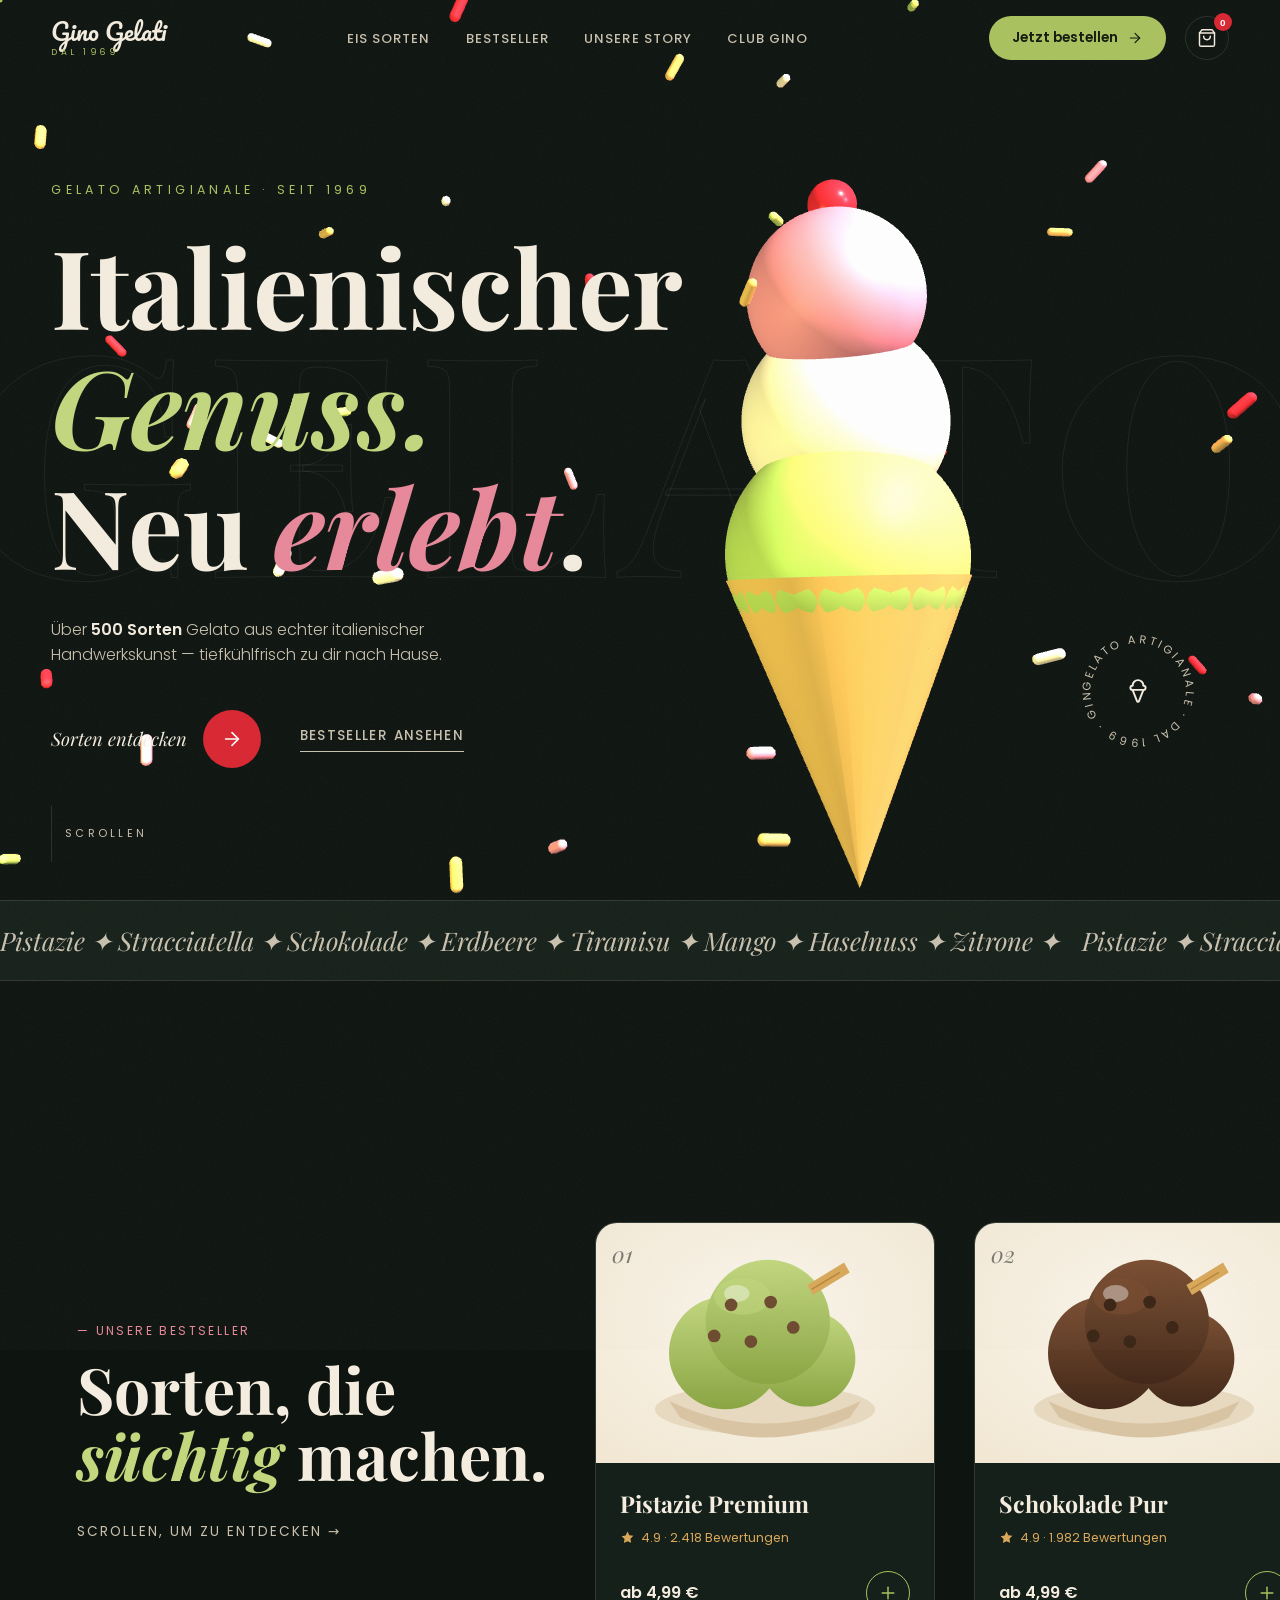
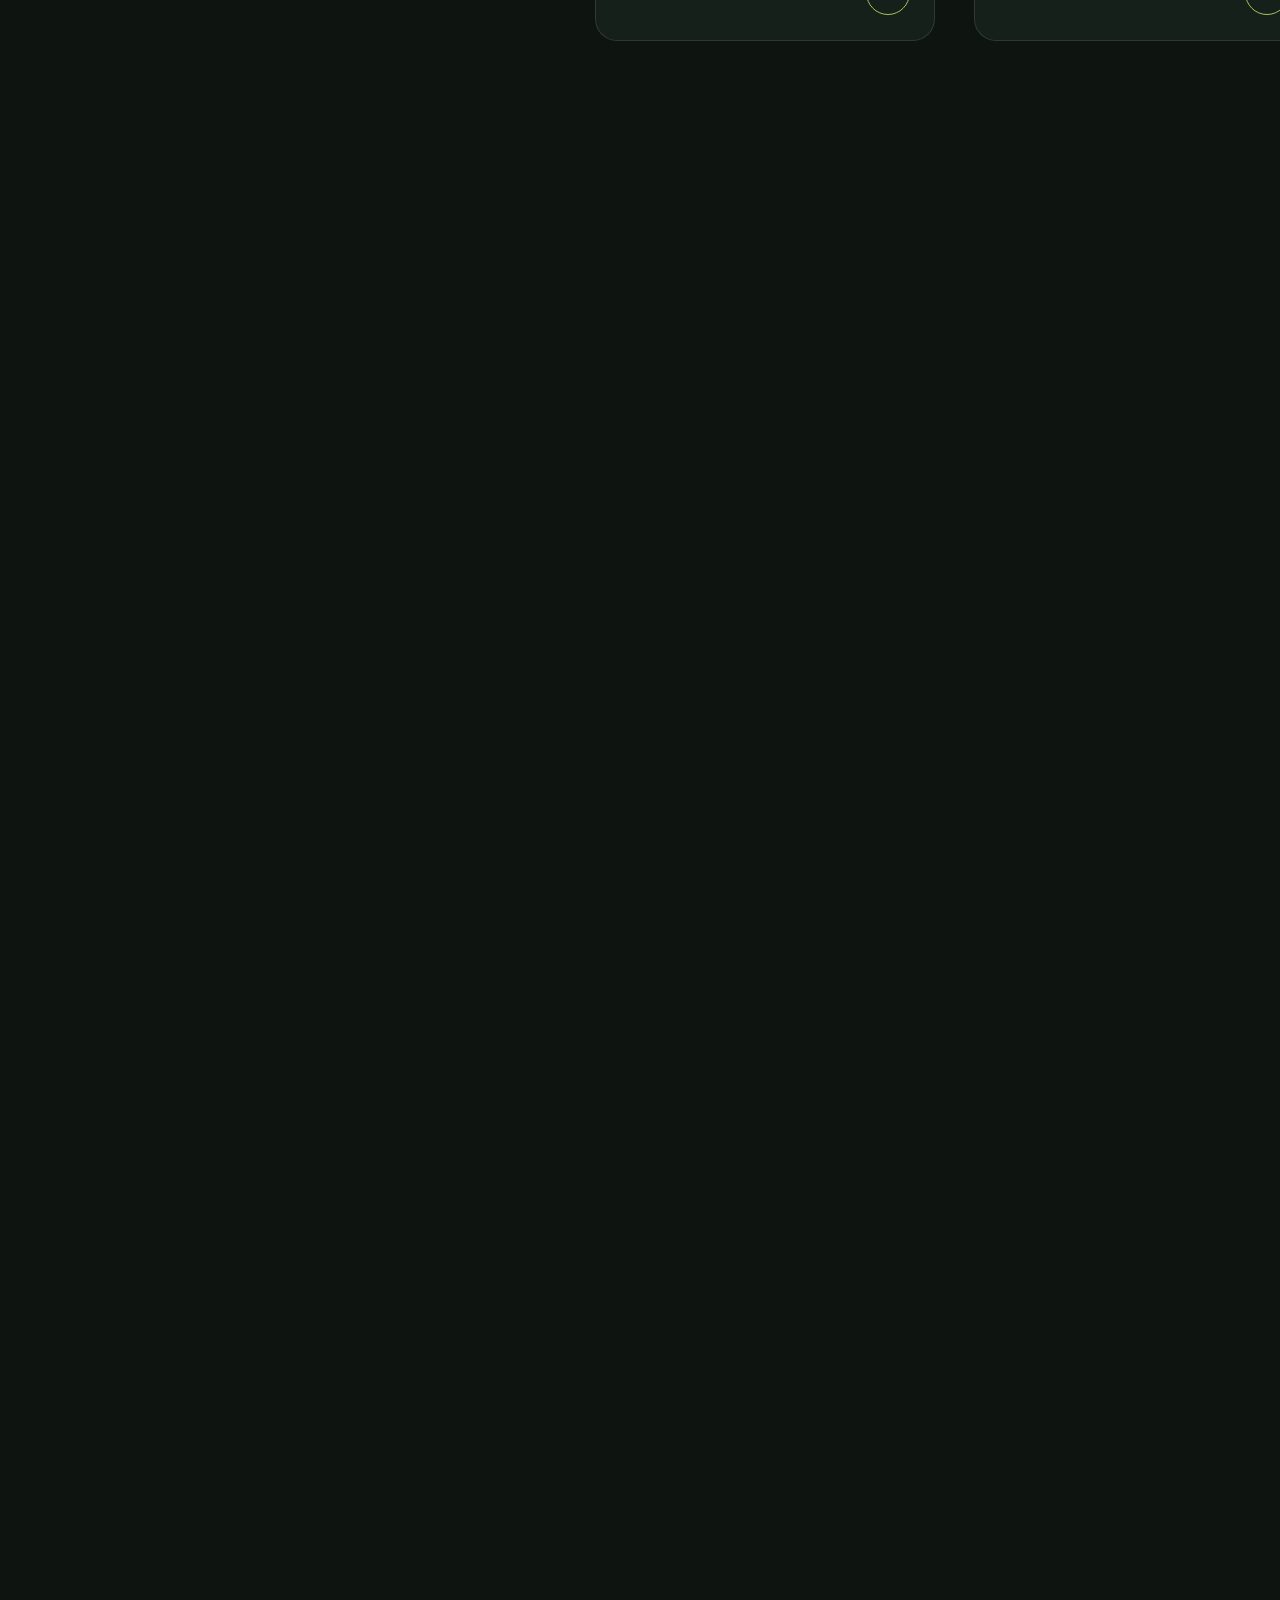
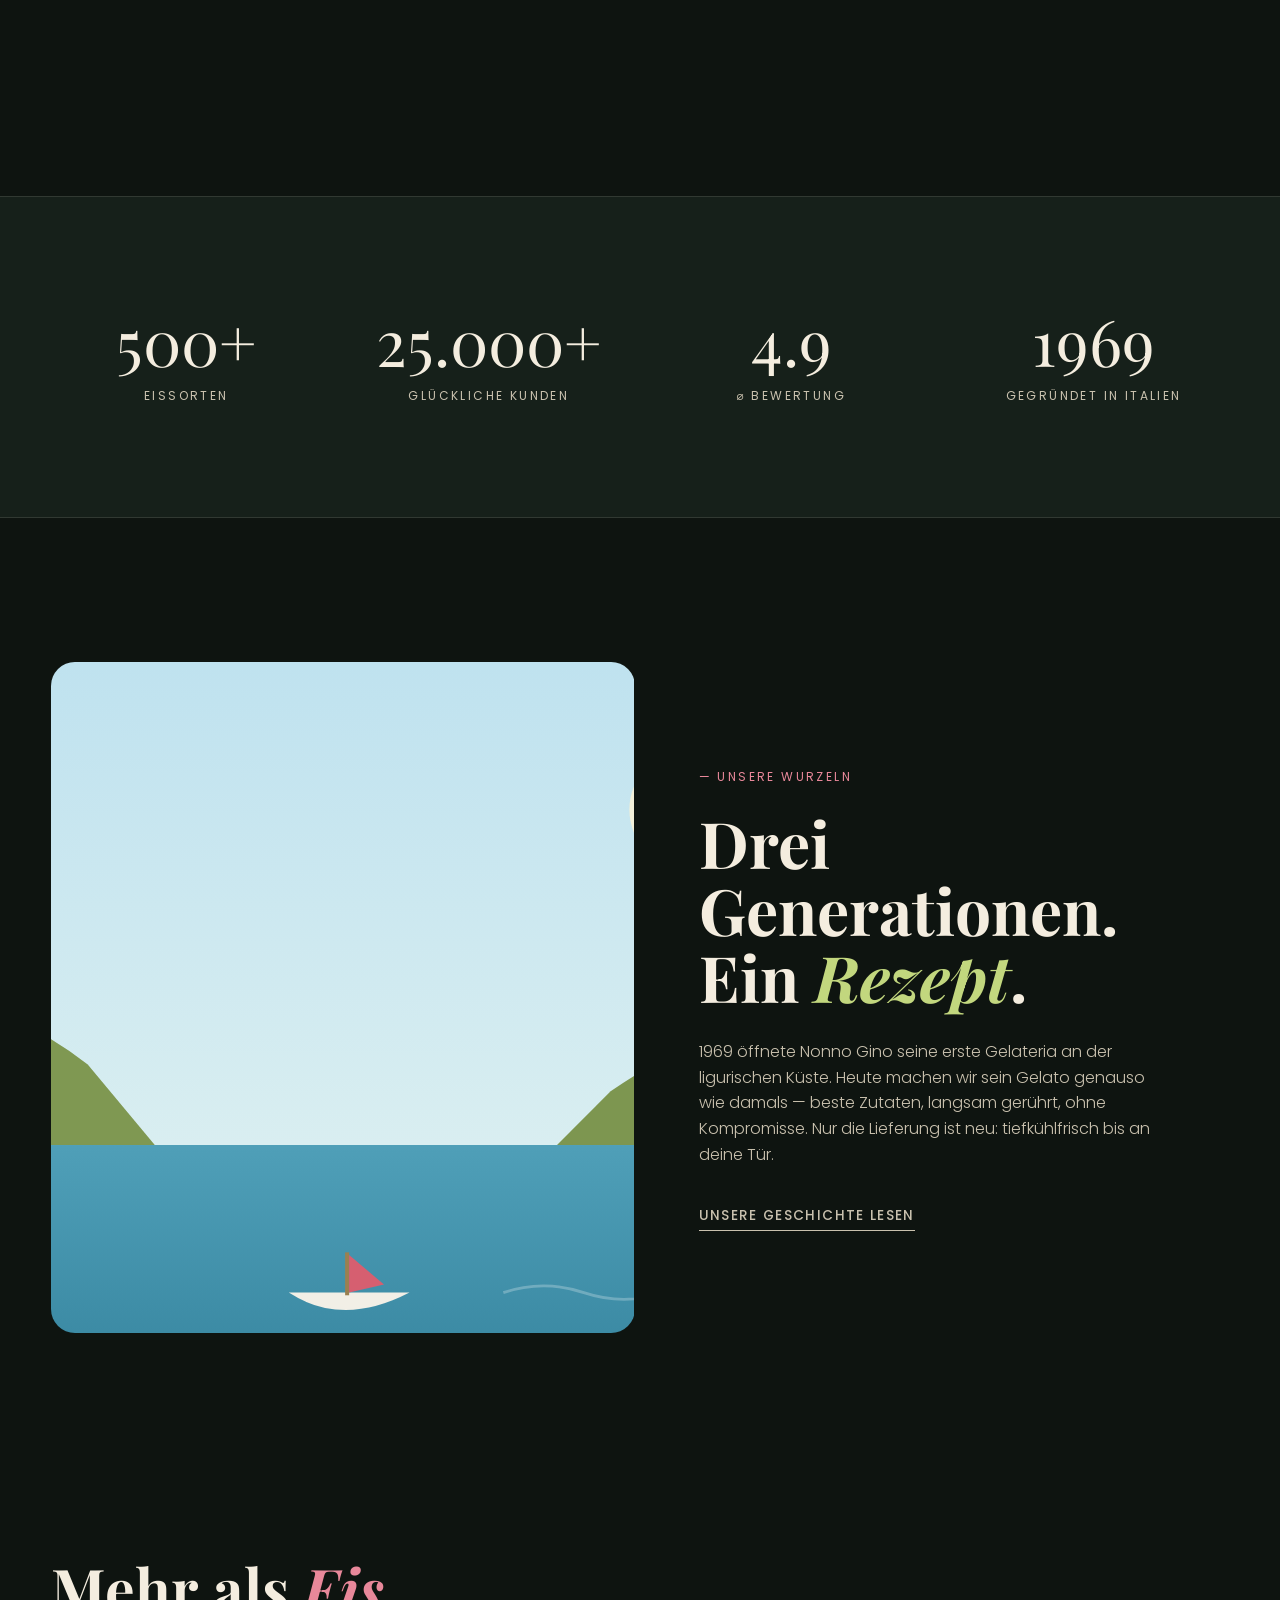
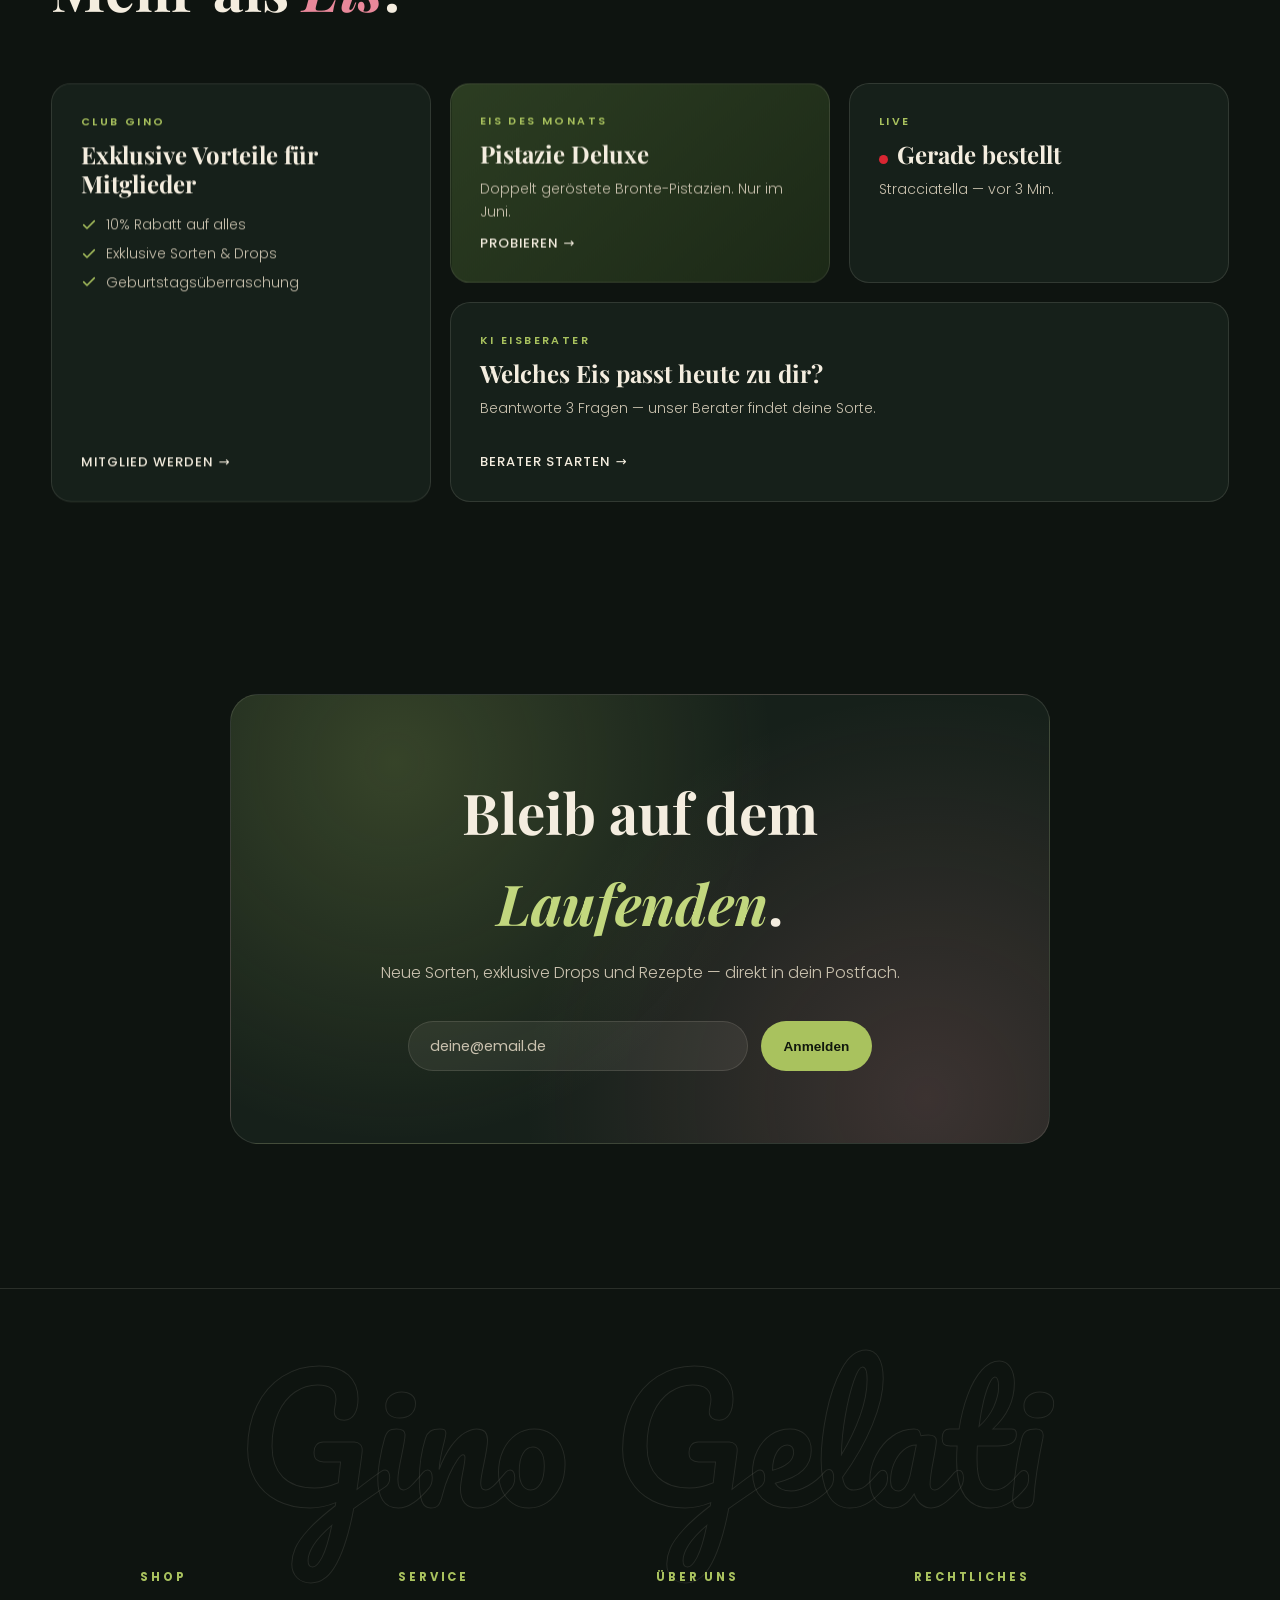
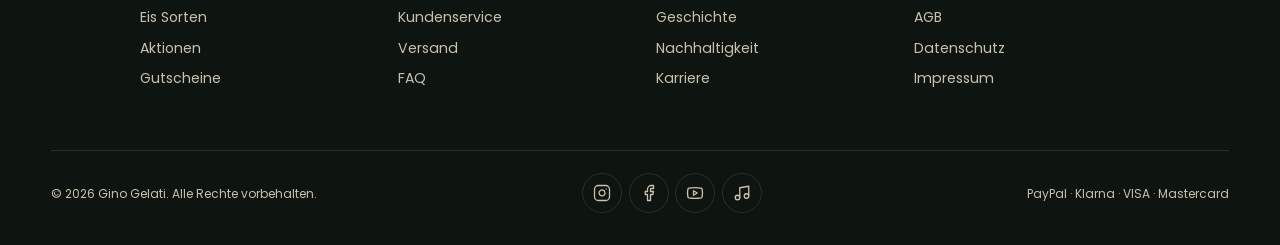
<file: index.html>
<!DOCTYPE html>
<html lang="de">
<head>
  <meta charset="UTF-8" />
  <meta name="viewport" content="width=device-width, initial-scale=1.0" />
  <title>Gino Gelati – Gelato Artigianale. Neu erlebt.</title>
  <meta name="description" content="Über 500 Eissorten, italienische Handwerkskunst seit 1969 – erlebe Gelato wie nie zuvor." />
  <link rel="preconnect" href="https://fonts.googleapis.com" />
  <link rel="preconnect" href="https://fonts.gstatic.com" crossorigin />
  <link href="https://fonts.googleapis.com/css2?family=Pacifico&family=Playfair+Display:ital,wght@0,500;0,700;0,900;1,500;1,700&family=Poppins:wght@300;400;500;600;700&display=swap" rel="stylesheet" />
  <link rel="stylesheet" href="modern.css" />
</head>
<body>

  <!-- ============ ICON SPRITE (Lucide-Stil, strokeWidth 1.75) ============ -->
  <svg width="0" height="0" style="position:absolute" aria-hidden="true" focusable="false">
    <defs>
      <symbol id="i-bag" viewBox="0 0 24 24">
        <path d="M6 2 3 6v14a2 2 0 0 0 2 2h14a2 2 0 0 0 2-2V6l-3-4Z"/><path d="M3 6h18"/><path d="M16 10a4 4 0 0 1-8 0"/>
      </symbol>
      <symbol id="i-cone" viewBox="0 0 24 24">
        <path d="m7 11 4.08 10.35a1 1 0 0 0 1.84 0L17 11"/><path d="M17 7A5 5 0 0 0 7 7"/><path d="M17 7a2 2 0 0 1 0 4H7a2 2 0 0 1 0-4"/>
      </symbol>
      <symbol id="i-arrow" viewBox="0 0 24 24"><path d="M5 12h14"/><path d="m12 5 7 7-7 7"/></symbol>
      <symbol id="i-plus" viewBox="0 0 24 24"><path d="M5 12h14"/><path d="M12 5v14"/></symbol>
      <symbol id="i-check" viewBox="0 0 24 24"><path d="M20 6 9 17l-5-5"/></symbol>
      <symbol id="i-star" viewBox="0 0 24 24"><path d="M12 2.5l2.9 5.88 6.49.94-4.7 4.58 1.11 6.46L12 17.8l-5.8 3.05 1.1-6.46L2.6 9.82l6.5-.94z"/></symbol>
      <symbol id="i-instagram" viewBox="0 0 24 24"><rect width="20" height="20" x="2" y="2" rx="5"/><path d="M16 11.37A4 4 0 1 1 12.63 8 4 4 0 0 1 16 11.37z"/><line x1="17.5" x2="17.51" y1="6.5" y2="6.5"/></symbol>
      <symbol id="i-facebook" viewBox="0 0 24 24"><path d="M18 2h-3a5 5 0 0 0-5 5v3H7v4h3v8h4v-8h3l1-4h-4V7a1 1 0 0 1 1-1h3z"/></symbol>
      <symbol id="i-youtube" viewBox="0 0 24 24"><path d="M2.5 17a24.12 24.12 0 0 1 0-10 2 2 0 0 1 1.4-1.4 49.56 49.56 0 0 1 16.2 0A2 2 0 0 1 21.5 7a24.12 24.12 0 0 1 0 10 2 2 0 0 1-1.4 1.4 49.55 49.55 0 0 1-16.2 0A2 2 0 0 1 2.5 17"/><path d="m10 15 5-3-5-3z"/></symbol>
      <symbol id="i-music" viewBox="0 0 24 24"><path d="M9 18V5l12-2v13"/><circle cx="6" cy="18" r="3"/><circle cx="18" cy="16" r="3"/></symbol>
    </defs>
  </svg>

  <!-- ============ PRELOADER ============ -->
  <div class="preloader" id="preloader">
    <div class="preloader__inner">
      <span class="preloader__logo">Gino Gelati</span>
      <span class="preloader__count" id="preCount">0%</span>
      <div class="preloader__bar"><span id="preBar"></span></div>
    </div>
  </div>
  <script>
    /* Failsafe: Preloader IMMER entfernen – auch wenn Animations-Libs
       (gsap/three/lenis) im Browser nicht laden. Verhindert leere Seite. */
    (function () {
      function lift() { var p = document.getElementById('preloader'); if (p) p.classList.add('done'); }
      window.addEventListener('load', function () { setTimeout(lift, 1600); });
      setTimeout(lift, 3000); // absolute Notbremse
    })();
  </script>

  <!-- Custom Cursor -->
  <div class="cursor" id="cursor"></div>
  <div class="cursor-dot" id="cursorDot"></div>

  <!-- Scroll Progress -->
  <div class="progress" id="progress"></div>

  <!-- Grain Overlay -->
  <div class="grain" aria-hidden="true"></div>

  <!-- ============ NAV ============ -->
  <header class="nav" id="nav">
    <div class="nav__inner">
      <a href="index.html" class="nav__logo" data-magnetic>
        <span class="nav__logo-name">Gino Gelati</span>
        <span class="nav__logo-sub">DAL 1969</span>
      </a>
      <nav class="nav__links">
        <a href="eis-sorten.html" data-hover>Eis Sorten</a>
        <a href="#bestseller" data-hover>Bestseller</a>
        <a href="#story" data-hover>Unsere Story</a>
        <a href="#club" data-hover>Club Gino</a>
      </nav>
      <div class="nav__actions">
        <a href="eis-sorten.html" class="btn-pill" data-magnetic>Jetzt bestellen
          <svg class="icon btn-pill__arrow"><use href="#i-arrow"/></svg>
        </a>
        <button class="nav__cart" aria-label="Warenkorb" data-hover>
          <svg class="icon"><use href="#i-bag"/></svg><em id="cartBadge">0</em>
        </button>
      </div>
    </div>
  </header>

  <!-- ============ HERO ============ -->
  <section class="hero" id="hero">
    <canvas id="gl" aria-hidden="true"></canvas>

    <div class="hero__bg-word" aria-hidden="true">GELATO</div>

    <div class="hero__content">
      <p class="hero__eyebrow reveal-line"><span>Gelato Artigianale · seit 1969</span></p>
      <h1 class="hero__title">
        <span class="hero__line"><span class="hero__word">Italienischer</span></span>
        <span class="hero__line"><span class="hero__word hero__word--italic">Genuss.</span></span>
        <span class="hero__line"><span class="hero__word">Neu <em class="hero__accent">erlebt</em>.</span></span>
      </h1>
      <p class="hero__sub reveal-fade">Über <strong>500 Sorten</strong> Gelato aus echter italienischer
        Handwerkskunst — tiefkühlfrisch zu dir nach Hause.</p>
      <div class="hero__cta reveal-fade">
        <a href="eis-sorten.html" class="btn-big" data-magnetic>
          <span>Sorten entdecken</span><span class="btn-big__circle"><svg class="icon"><use href="#i-arrow"/></svg></span>
        </a>
        <a href="#bestseller" class="btn-line" data-hover>Bestseller ansehen</a>
      </div>
    </div>

    <!-- rotierendes Badge -->
    <div class="hero__badge" aria-hidden="true">
      <svg viewBox="0 0 120 120">
        <defs><path id="circ" d="M60,60 m -44,0 a44,44 0 1,1 88,0 a44,44 0 1,1 -88,0"/></defs>
        <text><textPath href="#circ">GELATO ARTIGIANALE · DAL 1969 · GINO GELATI ·</textPath></text>
      </svg>
      <span class="hero__badge-center"><svg class="icon"><use href="#i-cone"/></svg></span>
    </div>

    <div class="hero__scrollhint" aria-hidden="true">
      <span></span>
      <small>Scrollen</small>
    </div>
  </section>

  <!-- ============ MARQUEE ============ -->
  <div class="marquee" aria-hidden="true">
    <div class="marquee__track">
      <span>Pistazie&nbsp;✦&nbsp;Stracciatella&nbsp;✦&nbsp;Schokolade&nbsp;✦&nbsp;Erdbeere&nbsp;✦&nbsp;Tiramisu&nbsp;✦&nbsp;Mango&nbsp;✦&nbsp;Haselnuss&nbsp;✦&nbsp;Zitrone&nbsp;✦&nbsp;</span>
      <span>Pistazie&nbsp;✦&nbsp;Stracciatella&nbsp;✦&nbsp;Schokolade&nbsp;✦&nbsp;Erdbeere&nbsp;✦&nbsp;Tiramisu&nbsp;✦&nbsp;Mango&nbsp;✦&nbsp;Haselnuss&nbsp;✦&nbsp;Zitrone&nbsp;✦&nbsp;</span>
    </div>
  </div>

  <!-- ============ BESTSELLER — HORIZONTAL SCROLL ============ -->
  <section class="hwrap" id="bestseller">
    <div class="hpin" id="hpin">
      <div class="htrack" id="htrack">

        <div class="hintro">
          <p class="hintro__eyebrow">— Unsere Bestseller</p>
          <h2 class="hintro__title">Sorten, die<br /><em>süchtig</em> machen.</h2>
          <p class="hintro__hint">Scrollen, um zu entdecken →</p>
        </div>

        <article class="hcard" data-tilt>
          <div class="hcard__media" style="--img:url('assets/scoop-pistazie.svg')"><span class="hcard__num">01</span></div>
          <div class="hcard__body">
            <h3>Pistazie Premium</h3>
            <p class="hcard__meta"><svg class="icon icon--star"><use href="#i-star"/></svg> 4.9 · 2.418 Bewertungen</p>
            <div class="hcard__row"><span class="hcard__price">ab 4,99 €</span>
              <button class="hcard__add" data-add data-hover aria-label="In den Warenkorb"><svg class="icon"><use href="#i-plus"/></svg></button></div>
          </div>
        </article>

        <article class="hcard" data-tilt>
          <div class="hcard__media" style="--img:url('assets/scoop-schoko.svg')"><span class="hcard__num">02</span></div>
          <div class="hcard__body">
            <h3>Schokolade Pur</h3>
            <p class="hcard__meta"><svg class="icon icon--star"><use href="#i-star"/></svg> 4.9 · 1.982 Bewertungen</p>
            <div class="hcard__row"><span class="hcard__price">ab 4,99 €</span>
              <button class="hcard__add" data-add data-hover aria-label="In den Warenkorb"><svg class="icon"><use href="#i-plus"/></svg></button></div>
          </div>
        </article>

        <article class="hcard" data-tilt>
          <div class="hcard__media" style="--img:url('assets/scoop-erdbeere.svg')"><span class="hcard__num">03</span></div>
          <div class="hcard__body">
            <h3>Erdbeere</h3>
            <p class="hcard__meta"><svg class="icon icon--star"><use href="#i-star"/></svg> 4.8 · 864 Bewertungen</p>
            <div class="hcard__row"><span class="hcard__price">ab 4,99 €</span>
              <button class="hcard__add" data-add data-hover aria-label="In den Warenkorb"><svg class="icon"><use href="#i-plus"/></svg></button></div>
          </div>
        </article>

        <article class="hcard" data-tilt>
          <div class="hcard__media" style="--img:url('assets/scoop-haselnuss.svg')"><span class="hcard__num">04</span></div>
          <div class="hcard__body">
            <h3>Haselnuss Krokant</h3>
            <p class="hcard__meta"><svg class="icon icon--star"><use href="#i-star"/></svg> 4.9 · 1.557 Bewertungen</p>
            <div class="hcard__row"><span class="hcard__price">ab 4,99 €</span>
              <button class="hcard__add" data-add data-hover aria-label="In den Warenkorb"><svg class="icon"><use href="#i-plus"/></svg></button></div>
          </div>
        </article>

        <article class="hcard" data-tilt>
          <div class="hcard__media" style="--img:url('assets/scoop-stracciatella.svg')"><span class="hcard__num">05</span></div>
          <div class="hcard__body">
            <h3>Stracciatella</h3>
            <p class="hcard__meta"><svg class="icon icon--star"><use href="#i-star"/></svg> 4.8 · 945 Bewertungen</p>
            <div class="hcard__row"><span class="hcard__price">ab 4,99 €</span>
              <button class="hcard__add" data-add data-hover aria-label="In den Warenkorb"><svg class="icon"><use href="#i-plus"/></svg></button></div>
          </div>
        </article>

        <div class="hend">
          <a href="eis-sorten.html" class="btn-big btn-big--ghost" data-magnetic>
            <span>Alle 500+ Sorten</span><span class="btn-big__circle"><svg class="icon"><use href="#i-arrow"/></svg></span>
          </a>
        </div>

      </div>
    </div>
  </section>

  <!-- ============ STATS ============ -->
  <section class="stats">
    <div class="stats__grid">
      <div class="stat"><span class="stat__num" data-count="500" data-suffix="+">0</span><span class="stat__label">Eissorten</span></div>
      <div class="stat"><span class="stat__num" data-count="25000" data-suffix="+">0</span><span class="stat__label">Glückliche Kunden</span></div>
      <div class="stat"><span class="stat__num" data-count="4.9" data-decimals="1">0</span><span class="stat__label">⌀ Bewertung</span></div>
      <div class="stat"><span class="stat__num" data-count="1969" data-plain>0</span><span class="stat__label">Gegründet in Italien</span></div>
    </div>
  </section>

  <!-- ============ STORY / PARALLAX ============ -->
  <section class="story" id="story">
    <div class="story__media-wrap">
      <div class="story__media" id="storyMedia"></div>
    </div>
    <div class="story__content">
      <p class="story__eyebrow reveal-line"><span>— Unsere Wurzeln</span></p>
      <h2 class="story__title">
        <span class="reveal-word">Drei</span>
        <span class="reveal-word">Generationen.</span><br/>
        <span class="reveal-word">Ein</span>
        <span class="reveal-word"><em>Rezept</em>.</span>
      </h2>
      <p class="story__text reveal-fade">1969 öffnete Nonno Gino seine erste Gelateria an der ligurischen Küste.
        Heute machen wir sein Gelato genauso wie damals — beste Zutaten, langsam gerührt,
        ohne Kompromisse. Nur die Lieferung ist neu: tiefkühlfrisch bis an deine Tür.</p>
      <a href="#" class="btn-line reveal-fade" data-hover>Unsere Geschichte lesen</a>
    </div>
  </section>

  <!-- ============ BENTO GRID ============ -->
  <section class="bento" id="club">
    <h2 class="bento__heading"><span class="reveal-word">Mehr</span> <span class="reveal-word">als</span> <span class="reveal-word"><em>Eis</em>.</span></h2>
    <div class="bento__grid">
      <article class="bcard bcard--tall" data-tilt>
        <span class="bcard__tag">Club Gino</span>
        <h3>Exklusive Vorteile für Mitglieder</h3>
        <ul class="checklist">
          <li><svg class="icon"><use href="#i-check"/></svg>10% Rabatt auf alles</li>
          <li><svg class="icon"><use href="#i-check"/></svg>Exklusive Sorten &amp; Drops</li>
          <li><svg class="icon"><use href="#i-check"/></svg>Geburtstagsüberraschung</li>
        </ul>
        <a href="#" class="bcard__link" data-hover>Mitglied werden →</a>
        <div class="bcard__glow"></div>
      </article>
      <article class="bcard bcard--green" data-tilt>
        <span class="bcard__tag">Eis des Monats</span>
        <h3>Pistazie Deluxe</h3>
        <p>Doppelt geröstete Bronte-Pistazien. Nur im Juni.</p>
        <a href="eis-sorten.html" class="bcard__link" data-hover>Probieren →</a>
        <div class="bcard__glow"></div>
      </article>
      <article class="bcard" data-tilt>
        <span class="bcard__tag">Live</span>
        <h3><span class="livepulse"></span>Gerade bestellt</h3>
        <p id="liveTicker">Pistazie Premium — vor 2 Min.</p>
        <div class="bcard__glow"></div>
      </article>
      <article class="bcard bcard--wide" data-tilt>
        <span class="bcard__tag">KI Eisberater</span>
        <h3>Welches Eis passt heute zu dir?</h3>
        <p>Beantworte 3 Fragen — unser Berater findet deine Sorte.</p>
        <a href="#" class="bcard__link" data-hover>Berater starten →</a>
        <div class="bcard__glow"></div>
      </article>
    </div>
  </section>

  <!-- ============ NEWSLETTER ============ -->
  <section class="cta">
    <div class="cta__card" data-tilt>
      <h2 class="cta__title">Bleib auf dem <em>Laufenden</em>.</h2>
      <p>Neue Sorten, exklusive Drops und Rezepte — direkt in dein Postfach.</p>
      <form class="cta__form" id="nlForm">
        <input type="email" placeholder="deine@email.de" aria-label="E-Mail" required />
        <button type="submit" class="btn-pill" data-magnetic>Anmelden</button>
      </form>
    </div>
  </section>

  <!-- ============ FOOTER ============ -->
  <footer class="footer">
    <div class="footer__big" aria-hidden="true">Gino Gelati</div>
    <div class="footer__grid">
      <div>
        <h4>Shop</h4>
        <a href="eis-sorten.html" data-hover>Eis Sorten</a><a href="#" data-hover>Aktionen</a><a href="#" data-hover>Gutscheine</a>
      </div>
      <div>
        <h4>Service</h4>
        <a href="#" data-hover>Kundenservice</a><a href="#" data-hover>Versand</a><a href="#" data-hover>FAQ</a>
      </div>
      <div>
        <h4>Über uns</h4>
        <a href="#story" data-hover>Geschichte</a><a href="#" data-hover>Nachhaltigkeit</a><a href="#" data-hover>Karriere</a>
      </div>
      <div>
        <h4>Rechtliches</h4>
        <a href="#" data-hover>AGB</a><a href="#" data-hover>Datenschutz</a><a href="#" data-hover>Impressum</a>
      </div>
    </div>
    <div class="footer__base">
      <span>© 2026 Gino Gelati. Alle Rechte vorbehalten.</span>
      <div class="footer__social">
        <a href="#" aria-label="Instagram" data-hover><svg class="icon"><use href="#i-instagram"/></svg></a>
        <a href="#" aria-label="Facebook" data-hover><svg class="icon"><use href="#i-facebook"/></svg></a>
        <a href="#" aria-label="YouTube" data-hover><svg class="icon"><use href="#i-youtube"/></svg></a>
        <a href="#" aria-label="TikTok" data-hover><svg class="icon"><use href="#i-music"/></svg></a>
      </div>
      <span>PayPal · Klarna · VISA · Mastercard</span>
    </div>
  </footer>

  <script src="assets/vendor/gsap.min.js"></script>
  <script src="assets/vendor/ScrollTrigger.min.js"></script>
  <script src="assets/vendor/lenis.min.js"></script>
  <script src="assets/vendor/three.min.js"></script>
  <script src="main.js"></script>
</body>
</html>
</file>
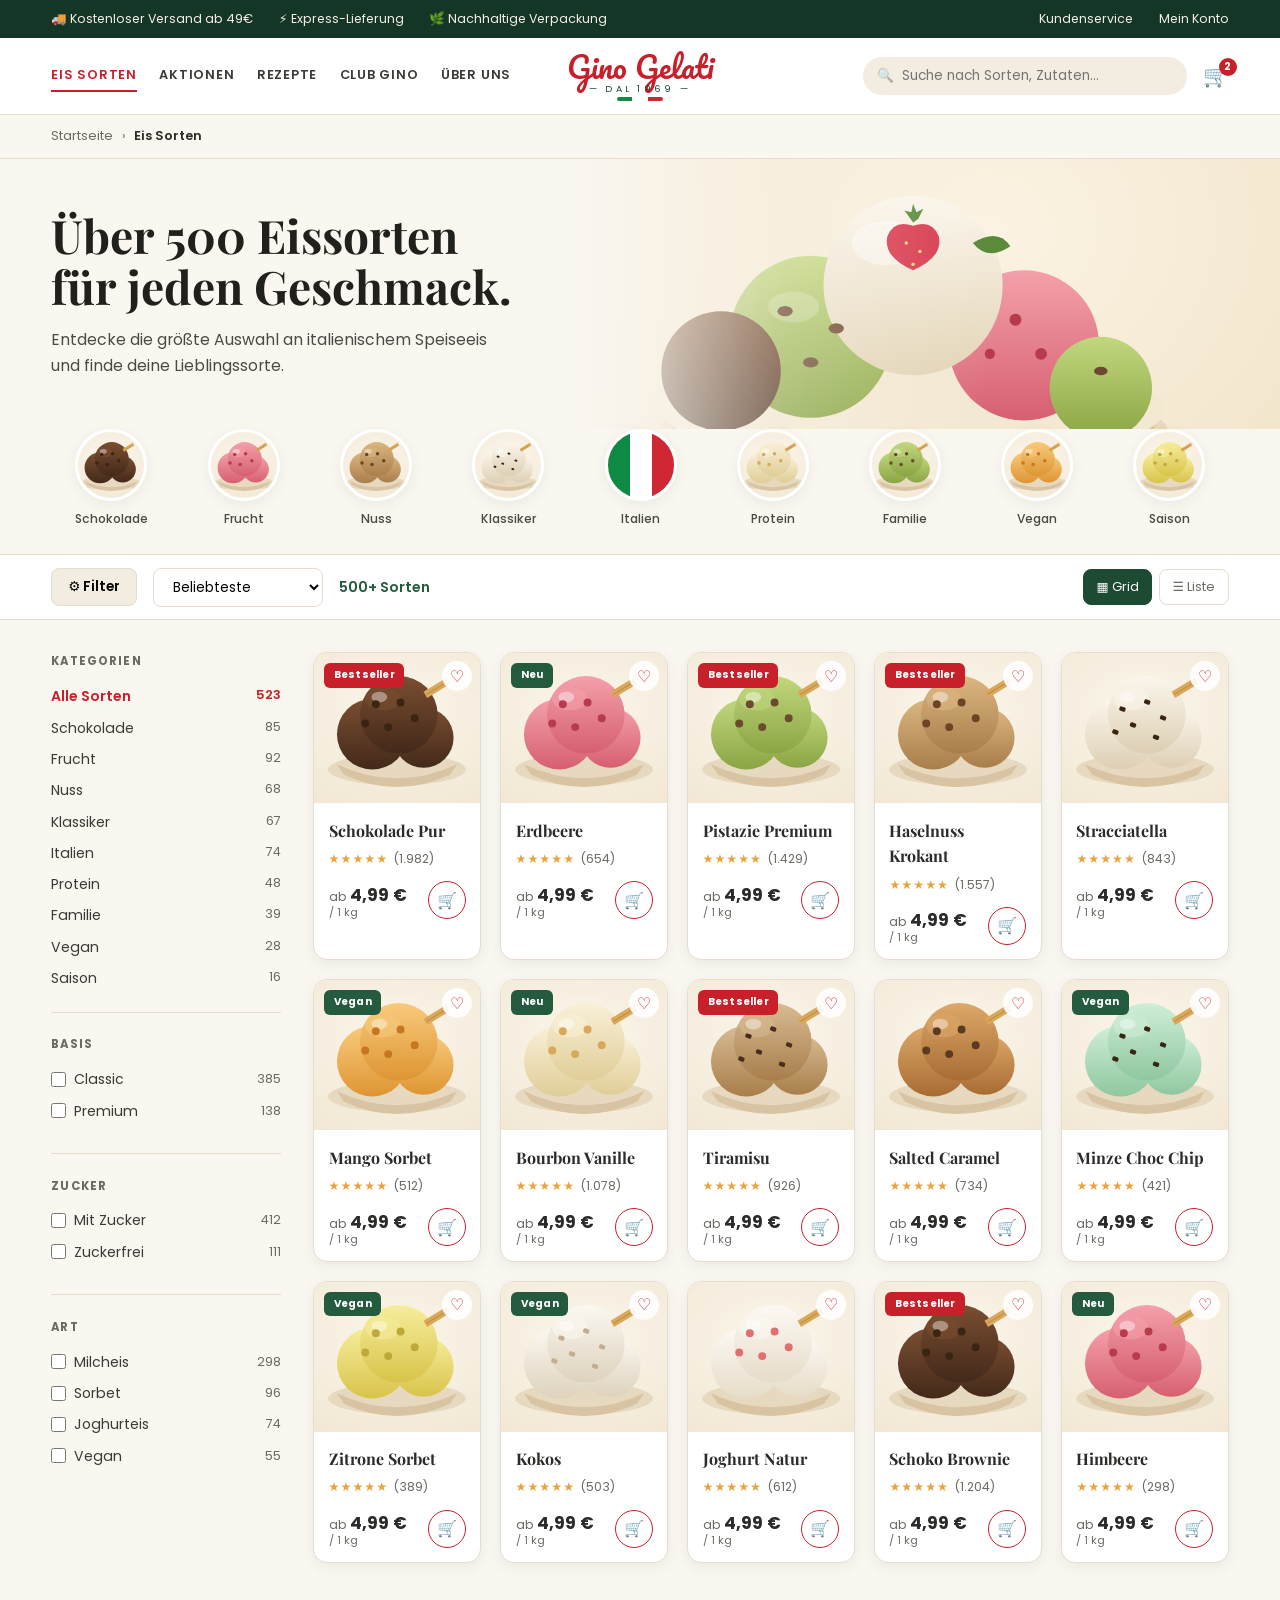
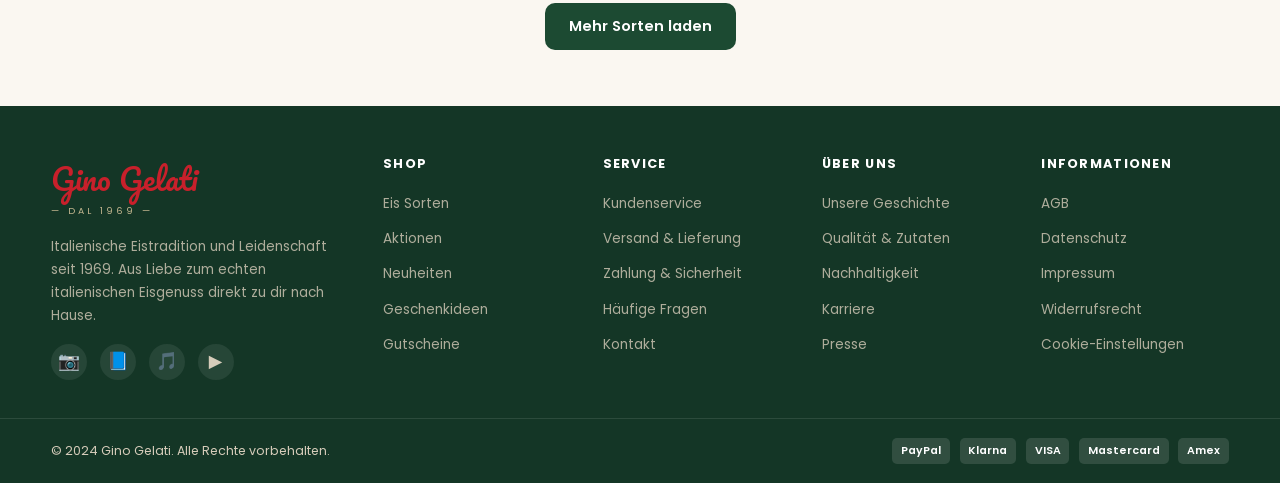
<file: eis-sorten.html>
<!DOCTYPE html>
<html lang="de">
<head>
  <meta charset="UTF-8" />
  <meta name="viewport" content="width=device-width, initial-scale=1.0" />
  <title>Eis Sorten – Über 500 Eissorten | Gino Gelati</title>
  <meta name="description" content="Entdecke die größte Auswahl an italienischem Speiseeis und finde deine Lieblingssorte. Über 500 Sorten." />
  <link rel="preconnect" href="https://fonts.googleapis.com" />
  <link rel="preconnect" href="https://fonts.gstatic.com" crossorigin />
  <link href="https://fonts.googleapis.com/css2?family=Pacifico&family=Playfair+Display:ital,wght@0,500;0,600;0,700;0,800;1,500&family=Poppins:wght@300;400;500;600;700&display=swap" rel="stylesheet" />
  <link rel="stylesheet" href="styles.css" />
</head>
<body>

  <!-- ===================== TOP BAR ===================== -->
  <div class="topbar">
    <div class="container topbar__inner">
      <ul class="topbar__left">
        <li>🚚 Kostenloser Versand ab 49€</li>
        <li>⚡ Express-Lieferung</li>
        <li>🌿 Nachhaltige Verpackung</li>
      </ul>
      <ul class="topbar__right">
        <li><a href="#">Kundenservice</a></li>
        <li><a href="#">Mein Konto</a></li>
      </ul>
    </div>
  </div>

  <!-- ===================== HEADER ===================== -->
  <header class="header">
    <div class="container header__inner">
      <button class="header__burger" aria-label="Menü öffnen" id="burger">
        <span></span><span></span><span></span>
      </button>

      <nav class="mainnav" id="mainnav">
        <a href="eis-sorten.html" class="active">Eis Sorten</a>
        <a href="index.html#aktionen">Aktionen</a>
        <a href="index.html">Rezepte</a>
        <a href="index.html">Club Gino</a>
        <a href="index.html">Über uns</a>
      </nav>

      <a href="index.html" class="logo">
        <span class="logo__name">Gino Gelati</span>
        <span class="logo__sub">— DAL 1969 —</span>
        <span class="logo__flag"></span>
      </a>

      <div class="header__right">
        <form class="search" role="search">
          <span class="search__icon">🔍</span>
          <input type="search" placeholder="Suche nach Sorten, Zutaten…" aria-label="Suche" />
        </form>
        <button class="cart" aria-label="Warenkorb">
          🛒<span class="cart__badge" id="cartBadge">2</span>
        </button>
      </div>
    </div>
  </header>

  <!-- ===================== BREADCRUMB ===================== -->
  <div class="breadcrumb">
    <div class="container">
      <a href="index.html">Startseite</a> <span>›</span> <strong>Eis Sorten</strong>
    </div>
  </div>

  <!-- ===================== BANNER ===================== -->
  <section class="pbanner">
    <div class="pbanner__media" role="img" aria-label="Eissorten in einer Schale"></div>
    <div class="container pbanner__inner">
      <div class="pbanner__content">
        <h1 class="pbanner__title">Über 500 Eissorten<br />für jeden Geschmack.</h1>
        <p class="pbanner__text">Entdecke die größte Auswahl an italienischem Speiseeis<br />und finde deine Lieblingssorte.</p>
      </div>
    </div>
  </section>

  <!-- ===================== CATEGORY CIRCLES ===================== -->
  <section class="pcats">
    <div class="container pcats__inner">
      <a class="pcat" href="#"><span class="pcat__img" style="background-image:url('assets/scoop-schoko.svg')"></span><span class="pcat__label">Schokolade</span></a>
      <a class="pcat" href="#"><span class="pcat__img" style="background-image:url('assets/scoop-erdbeere.svg')"></span><span class="pcat__label">Frucht</span></a>
      <a class="pcat" href="#"><span class="pcat__img" style="background-image:url('assets/scoop-haselnuss.svg')"></span><span class="pcat__label">Nuss</span></a>
      <a class="pcat" href="#"><span class="pcat__img" style="background-image:url('assets/scoop-stracciatella.svg')"></span><span class="pcat__label">Klassiker</span></a>
      <a class="pcat" href="#"><span class="pcat__img" style="background-image:url('assets/flag-italia.svg')"></span><span class="pcat__label">Italien</span></a>
      <a class="pcat" href="#"><span class="pcat__img" style="background-image:url('assets/scoop-vanille.svg')"></span><span class="pcat__label">Protein</span></a>
      <a class="pcat" href="#"><span class="pcat__img" style="background-image:url('assets/scoop-pistazie.svg')"></span><span class="pcat__label">Familie</span></a>
      <a class="pcat" href="#"><span class="pcat__img" style="background-image:url('assets/scoop-mango.svg')"></span><span class="pcat__label">Vegan</span></a>
      <a class="pcat" href="#"><span class="pcat__img" style="background-image:url('assets/scoop-zitrone.svg')"></span><span class="pcat__label">Saison</span></a>
    </div>
  </section>

  <!-- ===================== TOOLBAR ===================== -->
  <div class="toolbar">
    <div class="container toolbar__inner">
      <div class="toolbar__left">
        <button class="toolbar__filter">⚙ Filter</button>
        <select class="toolbar__sort" aria-label="Sortieren">
          <option>Beliebteste</option>
          <option>Neueste</option>
          <option>Preis aufsteigend</option>
          <option>Preis absteigend</option>
          <option>Beste Bewertung</option>
        </select>
        <span class="toolbar__count">500+ Sorten</span>
      </div>
      <div class="toolbar__view">
        <button class="view-btn active" aria-label="Rasteransicht">▦ Grid</button>
        <button class="view-btn" aria-label="Listenansicht">☰ Liste</button>
      </div>
    </div>
  </div>

  <!-- ===================== MAIN LAYOUT ===================== -->
  <div class="container plist">

    <!-- Sidebar -->
    <aside class="filters">
      <div class="filter-group">
        <h4>Kategorien</h4>
        <ul class="filter-list">
          <li><a href="#" class="active">Alle Sorten <span>523</span></a></li>
          <li><a href="#">Schokolade <span>85</span></a></li>
          <li><a href="#">Frucht <span>92</span></a></li>
          <li><a href="#">Nuss <span>68</span></a></li>
          <li><a href="#">Klassiker <span>67</span></a></li>
          <li><a href="#">Italien <span>74</span></a></li>
          <li><a href="#">Protein <span>48</span></a></li>
          <li><a href="#">Familie <span>39</span></a></li>
          <li><a href="#">Vegan <span>28</span></a></li>
          <li><a href="#">Saison <span>16</span></a></li>
        </ul>
      </div>

      <div class="filter-group">
        <h4>Basis</h4>
        <label class="check"><input type="checkbox" /> Classic <span>385</span></label>
        <label class="check"><input type="checkbox" /> Premium <span>138</span></label>
      </div>

      <div class="filter-group">
        <h4>Zucker</h4>
        <label class="check"><input type="checkbox" /> Mit Zucker <span>412</span></label>
        <label class="check"><input type="checkbox" /> Zuckerfrei <span>111</span></label>
      </div>

      <div class="filter-group">
        <h4>Art</h4>
        <label class="check"><input type="checkbox" /> Milcheis <span>298</span></label>
        <label class="check"><input type="checkbox" /> Sorbet <span>96</span></label>
        <label class="check"><input type="checkbox" /> Joghurteis <span>74</span></label>
        <label class="check"><input type="checkbox" /> Vegan <span>55</span></label>
      </div>
    </aside>

    <!-- Product grid -->
    <main class="pgrid" id="pgrid">
      <!-- Row 1 -->
      <article class="pcard">
        <div class="pcard__media" style="background-image:url('assets/scoop-schoko.svg')">
          <span class="pbadge pbadge--red">Bestseller</span>
          <button class="wish" aria-label="Merken">♡</button>
        </div>
        <div class="pcard__body">
          <h3 class="pcard__name">Schokolade Pur</h3>
          <div class="pcard__rating"><span class="stars">★★★★★</span><span class="pcard__count">(1.982)</span></div>
          <div class="pcard__foot">
            <div class="pcard__price">ab <strong>4,99 €</strong><small>/ 1 kg</small></div>
            <button class="addbtn addbtn--outline" aria-label="In den Warenkorb">🛒</button>
          </div>
        </div>
      </article>

      <article class="pcard">
        <div class="pcard__media" style="background-image:url('assets/scoop-erdbeere.svg')">
          <span class="pbadge pbadge--green">Neu</span>
          <button class="wish" aria-label="Merken">♡</button>
        </div>
        <div class="pcard__body">
          <h3 class="pcard__name">Erdbeere</h3>
          <div class="pcard__rating"><span class="stars">★★★★★</span><span class="pcard__count">(654)</span></div>
          <div class="pcard__foot">
            <div class="pcard__price">ab <strong>4,99 €</strong><small>/ 1 kg</small></div>
            <button class="addbtn addbtn--outline" aria-label="In den Warenkorb">🛒</button>
          </div>
        </div>
      </article>

      <article class="pcard">
        <div class="pcard__media" style="background-image:url('assets/scoop-pistazie.svg')">
          <span class="pbadge pbadge--red">Bestseller</span>
          <button class="wish" aria-label="Merken">♡</button>
        </div>
        <div class="pcard__body">
          <h3 class="pcard__name">Pistazie Premium</h3>
          <div class="pcard__rating"><span class="stars">★★★★★</span><span class="pcard__count">(1.429)</span></div>
          <div class="pcard__foot">
            <div class="pcard__price">ab <strong>4,99 €</strong><small>/ 1 kg</small></div>
            <button class="addbtn addbtn--outline" aria-label="In den Warenkorb">🛒</button>
          </div>
        </div>
      </article>

      <article class="pcard">
        <div class="pcard__media" style="background-image:url('assets/scoop-haselnuss.svg')">
          <span class="pbadge pbadge--red">Bestseller</span>
          <button class="wish" aria-label="Merken">♡</button>
        </div>
        <div class="pcard__body">
          <h3 class="pcard__name">Haselnuss Krokant</h3>
          <div class="pcard__rating"><span class="stars">★★★★★</span><span class="pcard__count">(1.557)</span></div>
          <div class="pcard__foot">
            <div class="pcard__price">ab <strong>4,99 €</strong><small>/ 1 kg</small></div>
            <button class="addbtn addbtn--outline" aria-label="In den Warenkorb">🛒</button>
          </div>
        </div>
      </article>

      <article class="pcard">
        <div class="pcard__media" style="background-image:url('assets/scoop-stracciatella.svg')">
          <button class="wish" aria-label="Merken">♡</button>
        </div>
        <div class="pcard__body">
          <h3 class="pcard__name">Stracciatella</h3>
          <div class="pcard__rating"><span class="stars">★★★★★</span><span class="pcard__count">(843)</span></div>
          <div class="pcard__foot">
            <div class="pcard__price">ab <strong>4,99 €</strong><small>/ 1 kg</small></div>
            <button class="addbtn addbtn--outline" aria-label="In den Warenkorb">🛒</button>
          </div>
        </div>
      </article>

      <!-- Row 2 -->
      <article class="pcard">
        <div class="pcard__media" style="background-image:url('assets/scoop-mango.svg')">
          <span class="pbadge pbadge--green">Vegan</span>
          <button class="wish" aria-label="Merken">♡</button>
        </div>
        <div class="pcard__body">
          <h3 class="pcard__name">Mango Sorbet</h3>
          <div class="pcard__rating"><span class="stars">★★★★★</span><span class="pcard__count">(512)</span></div>
          <div class="pcard__foot">
            <div class="pcard__price">ab <strong>4,99 €</strong><small>/ 1 kg</small></div>
            <button class="addbtn addbtn--outline" aria-label="In den Warenkorb">🛒</button>
          </div>
        </div>
      </article>

      <article class="pcard">
        <div class="pcard__media" style="background-image:url('assets/scoop-vanille.svg')">
          <span class="pbadge pbadge--green">Neu</span>
          <button class="wish" aria-label="Merken">♡</button>
        </div>
        <div class="pcard__body">
          <h3 class="pcard__name">Bourbon Vanille</h3>
          <div class="pcard__rating"><span class="stars">★★★★★</span><span class="pcard__count">(1.078)</span></div>
          <div class="pcard__foot">
            <div class="pcard__price">ab <strong>4,99 €</strong><small>/ 1 kg</small></div>
            <button class="addbtn addbtn--outline" aria-label="In den Warenkorb">🛒</button>
          </div>
        </div>
      </article>

      <article class="pcard">
        <div class="pcard__media" style="background-image:url('assets/scoop-tiramisu.svg')">
          <span class="pbadge pbadge--red">Bestseller</span>
          <button class="wish" aria-label="Merken">♡</button>
        </div>
        <div class="pcard__body">
          <h3 class="pcard__name">Tiramisu</h3>
          <div class="pcard__rating"><span class="stars">★★★★★</span><span class="pcard__count">(926)</span></div>
          <div class="pcard__foot">
            <div class="pcard__price">ab <strong>4,99 €</strong><small>/ 1 kg</small></div>
            <button class="addbtn addbtn--outline" aria-label="In den Warenkorb">🛒</button>
          </div>
        </div>
      </article>

      <article class="pcard">
        <div class="pcard__media" style="background-image:url('assets/scoop-karamell.svg')">
          <button class="wish" aria-label="Merken">♡</button>
        </div>
        <div class="pcard__body">
          <h3 class="pcard__name">Salted Caramel</h3>
          <div class="pcard__rating"><span class="stars">★★★★★</span><span class="pcard__count">(734)</span></div>
          <div class="pcard__foot">
            <div class="pcard__price">ab <strong>4,99 €</strong><small>/ 1 kg</small></div>
            <button class="addbtn addbtn--outline" aria-label="In den Warenkorb">🛒</button>
          </div>
        </div>
      </article>

      <article class="pcard">
        <div class="pcard__media" style="background-image:url('assets/scoop-minze.svg')">
          <span class="pbadge pbadge--green">Vegan</span>
          <button class="wish" aria-label="Merken">♡</button>
        </div>
        <div class="pcard__body">
          <h3 class="pcard__name">Minze Choc Chip</h3>
          <div class="pcard__rating"><span class="stars">★★★★★</span><span class="pcard__count">(421)</span></div>
          <div class="pcard__foot">
            <div class="pcard__price">ab <strong>4,99 €</strong><small>/ 1 kg</small></div>
            <button class="addbtn addbtn--outline" aria-label="In den Warenkorb">🛒</button>
          </div>
        </div>
      </article>

      <!-- Row 3 -->
      <article class="pcard">
        <div class="pcard__media" style="background-image:url('assets/scoop-zitrone.svg')">
          <span class="pbadge pbadge--green">Vegan</span>
          <button class="wish" aria-label="Merken">♡</button>
        </div>
        <div class="pcard__body">
          <h3 class="pcard__name">Zitrone Sorbet</h3>
          <div class="pcard__rating"><span class="stars">★★★★★</span><span class="pcard__count">(389)</span></div>
          <div class="pcard__foot">
            <div class="pcard__price">ab <strong>4,99 €</strong><small>/ 1 kg</small></div>
            <button class="addbtn addbtn--outline" aria-label="In den Warenkorb">🛒</button>
          </div>
        </div>
      </article>

      <article class="pcard">
        <div class="pcard__media" style="background-image:url('assets/scoop-kokos.svg')">
          <span class="pbadge pbadge--green">Vegan</span>
          <button class="wish" aria-label="Merken">♡</button>
        </div>
        <div class="pcard__body">
          <h3 class="pcard__name">Kokos</h3>
          <div class="pcard__rating"><span class="stars">★★★★★</span><span class="pcard__count">(503)</span></div>
          <div class="pcard__foot">
            <div class="pcard__price">ab <strong>4,99 €</strong><small>/ 1 kg</small></div>
            <button class="addbtn addbtn--outline" aria-label="In den Warenkorb">🛒</button>
          </div>
        </div>
      </article>

      <article class="pcard">
        <div class="pcard__media" style="background-image:url('assets/scoop-joghurt.svg')">
          <button class="wish" aria-label="Merken">♡</button>
        </div>
        <div class="pcard__body">
          <h3 class="pcard__name">Joghurt Natur</h3>
          <div class="pcard__rating"><span class="stars">★★★★★</span><span class="pcard__count">(612)</span></div>
          <div class="pcard__foot">
            <div class="pcard__price">ab <strong>4,99 €</strong><small>/ 1 kg</small></div>
            <button class="addbtn addbtn--outline" aria-label="In den Warenkorb">🛒</button>
          </div>
        </div>
      </article>

      <article class="pcard">
        <div class="pcard__media" style="background-image:url('assets/scoop-schoko.svg')">
          <span class="pbadge pbadge--red">Bestseller</span>
          <button class="wish" aria-label="Merken">♡</button>
        </div>
        <div class="pcard__body">
          <h3 class="pcard__name">Schoko Brownie</h3>
          <div class="pcard__rating"><span class="stars">★★★★★</span><span class="pcard__count">(1.204)</span></div>
          <div class="pcard__foot">
            <div class="pcard__price">ab <strong>4,99 €</strong><small>/ 1 kg</small></div>
            <button class="addbtn addbtn--outline" aria-label="In den Warenkorb">🛒</button>
          </div>
        </div>
      </article>

      <article class="pcard">
        <div class="pcard__media" style="background-image:url('assets/scoop-erdbeere.svg')">
          <span class="pbadge pbadge--green">Neu</span>
          <button class="wish" aria-label="Merken">♡</button>
        </div>
        <div class="pcard__body">
          <h3 class="pcard__name">Himbeere</h3>
          <div class="pcard__rating"><span class="stars">★★★★★</span><span class="pcard__count">(298)</span></div>
          <div class="pcard__foot">
            <div class="pcard__price">ab <strong>4,99 €</strong><small>/ 1 kg</small></div>
            <button class="addbtn addbtn--outline" aria-label="In den Warenkorb">🛒</button>
          </div>
        </div>
      </article>
    </main>
  </div>

  <!-- Load more -->
  <div class="container loadmore-wrap">
    <button class="btn btn--green">Mehr Sorten laden</button>
  </div>

  <!-- ===================== FOOTER ===================== -->
  <footer class="footer">
    <div class="container footer__top">
      <div class="footer__brand">
        <span class="logo__name logo__name--light">Gino Gelati</span>
        <span class="logo__sub logo__sub--light">— DAL 1969 —</span>
        <p class="footer__desc">Italienische Eistradition und Leidenschaft seit 1969. Aus Liebe zum echten italienischen Eisgenuss direkt zu dir nach Hause.</p>
        <div class="footer__social">
          <a href="#" aria-label="Instagram">📷</a>
          <a href="#" aria-label="Facebook">📘</a>
          <a href="#" aria-label="TikTok">🎵</a>
          <a href="#" aria-label="YouTube">▶️</a>
        </div>
      </div>
      <div class="footer__col">
        <h4>Shop</h4>
        <ul><li><a href="#">Eis Sorten</a></li><li><a href="#">Aktionen</a></li><li><a href="#">Neuheiten</a></li><li><a href="#">Geschenkideen</a></li><li><a href="#">Gutscheine</a></li></ul>
      </div>
      <div class="footer__col">
        <h4>Service</h4>
        <ul><li><a href="#">Kundenservice</a></li><li><a href="#">Versand &amp; Lieferung</a></li><li><a href="#">Zahlung &amp; Sicherheit</a></li><li><a href="#">Häufige Fragen</a></li><li><a href="#">Kontakt</a></li></ul>
      </div>
      <div class="footer__col">
        <h4>Über uns</h4>
        <ul><li><a href="#">Unsere Geschichte</a></li><li><a href="#">Qualität &amp; Zutaten</a></li><li><a href="#">Nachhaltigkeit</a></li><li><a href="#">Karriere</a></li><li><a href="#">Presse</a></li></ul>
      </div>
      <div class="footer__col">
        <h4>Informationen</h4>
        <ul><li><a href="#">AGB</a></li><li><a href="#">Datenschutz</a></li><li><a href="#">Impressum</a></li><li><a href="#">Widerrufsrecht</a></li><li><a href="#">Cookie-Einstellungen</a></li></ul>
      </div>
    </div>
    <div class="footer__bottom">
      <div class="container footer__bottom-inner">
        <p>© 2024 Gino Gelati. Alle Rechte vorbehalten.</p>
        <div class="footer__pay"><span>PayPal</span><span>Klarna</span><span>VISA</span><span>Mastercard</span><span>Amex</span></div>
      </div>
    </div>
  </footer>

  <script src="script.js"></script>
</body>
</html>
</file>
<file: modern.css>
/* ============================================================
   GINO GELATI — Modern Immersive Redesign
   ============================================================ */
:root {
  --bg: #0e1410;
  --bg-soft: #16201a;
  --cream: #f4eddf;
  --cream-dim: #c9c1ae;
  --pistachio: #a9c25e;
  --pistachio-soft: #c2d77e;
  --berry: #e8889a;
  --red: #d92632;
  --gold: #d9a85a;
  --line: rgba(244, 237, 223, .12);
  --font-display: 'Playfair Display', serif;
  --font-body: 'Poppins', system-ui, sans-serif;

  /* Eigene Easing-Kurven (CSS-Defaults sind zu schwach) – Emil Kowalski */
  --ease-out: cubic-bezier(0.23, 1, 0.32, 1);
  --ease-in-out: cubic-bezier(0.77, 0, 0.175, 1);
  --ease-drawer: cubic-bezier(0.32, 0.72, 0, 1);
  --dur-press: 140ms;

  /* getönte Schatten statt generischem Grau */
  --shadow-pistachio: 0 18px 50px rgba(169, 194, 94, .14);
  --shadow-berry: 0 18px 50px rgba(232, 136, 154, .14);
  --shadow-ink: 0 24px 60px rgba(0, 0, 0, .35);

  /* z-index-Skala (Disziplin: nie über 50) */
  --z-nav: 20;
  --z-progress: 30;
  --z-grain: 35;
  --z-preloader: 45;
  --z-cursor: 50; /* Ausnahme dokumentiert: Custom-Cursor muss über allem liegen */
}

* { margin: 0; padding: 0; box-sizing: border-box; }

/* Lucide-Stil Icons – ersetzen Emojis im gesamten UI */
.icon {
  width: 1.25em; height: 1.25em; display: inline-block; vertical-align: middle;
  fill: none; stroke: currentColor; stroke-width: 1.75;
  stroke-linecap: round; stroke-linejoin: round; flex: none;
}
html { scroll-behavior: auto; }
html.lenis, html.lenis body { height: auto; }
.lenis.lenis-smooth { scroll-behavior: auto !important; }

body {
  font-family: var(--font-body);
  background: var(--bg);
  color: var(--cream);
  line-height: 1.6;
  overflow-x: hidden;
  -webkit-font-smoothing: antialiased;
}
@media (pointer: fine) { body { cursor: none; } body a, body button { cursor: none; } }

a { color: inherit; text-decoration: none; }
em { font-style: italic; }

/* ============ PRELOADER ============ */
.preloader {
  position: fixed; inset: 0; z-index: var(--z-preloader); background: var(--bg);
  display: grid; place-items: center;
  transition: transform .9s cubic-bezier(.76, 0, .24, 1);
}
.preloader.done { transform: translateY(-100%); }
.preloader__inner { text-align: center; }
.preloader__logo { font-family: 'Pacifico', cursive; font-size: 2.6rem; color: var(--cream); display: block; }
.preloader__count { font-size: .8rem; letter-spacing: .3em; color: var(--pistachio); display: block; margin: 1.2rem 0 .6rem; }
.preloader__bar { width: 220px; height: 2px; background: var(--line); margin-inline: auto; overflow: hidden; border-radius: 2px; }
.preloader__bar span { display: block; height: 100%; width: 0%; background: var(--pistachio); transition: width .2s ease; }

/* ============ CURSOR ============ */
.cursor, .cursor-dot { position: fixed; top: 0; left: 0; pointer-events: none; z-index: var(--z-cursor); border-radius: 50%; }
.cursor {
  width: 36px; height: 36px; border: 1.5px solid rgba(244,237,223,.5);
  transform: translate(-50%, -50%);
  transition: width .25s ease, height .25s ease, background .25s ease, border-color .25s ease;
}
.cursor.is-hover { width: 64px; height: 64px; background: rgba(169,194,94,.15); border-color: var(--pistachio); }
.cursor-dot { width: 5px; height: 5px; background: var(--pistachio); transform: translate(-50%, -50%); }
@media (pointer: coarse) { .cursor, .cursor-dot { display: none; } }

/* ============ PROGRESS / GRAIN ============ */
.progress {
  position: fixed; top: 0; left: 0; height: 3px; width: 100%; z-index: var(--z-progress);
  background: linear-gradient(90deg, var(--pistachio), var(--gold), var(--red));
  transform-origin: 0 50%; transform: scaleX(0);
}
.grain {
  position: fixed; inset: -50%; z-index: var(--z-grain); pointer-events: none; opacity: .05;
  background-image: url("data:image/svg+xml,%3Csvg xmlns='http://www.w3.org/2000/svg' width='300' height='300'%3E%3Cfilter id='n'%3E%3CfeTurbulence type='fractalNoise' baseFrequency='0.9' numOctaves='2'/%3E%3C/filter%3E%3Crect width='100%25' height='100%25' filter='url(%23n)'/%3E%3C/svg%3E");
  animation: grain 8s steps(10) infinite;
}
@keyframes grain {
  0%,100% { transform: translate(0,0); } 20% { transform: translate(-3%,2%); }
  40% { transform: translate(2%,-3%); } 60% { transform: translate(-2%,-2%); } 80% { transform: translate(3%,3%); }
}

/* ============ NAV ============ */
.nav { position: fixed; top: 0; left: 0; right: 0; z-index: var(--z-nav); transition: background .4s ease, backdrop-filter .4s ease, border-color .4s ease; border-bottom: 1px solid transparent; }
.nav.is-scrolled { background: rgba(14,20,16,.7); backdrop-filter: blur(16px); border-color: var(--line); }
.nav__inner { display: flex; align-items: center; justify-content: space-between; padding: 1rem 4vw; }
.nav__logo { display: inline-flex; flex-direction: column; line-height: 1; }
.nav__logo-name { font-family: 'Pacifico', cursive; font-size: 1.5rem; color: var(--cream); }
.nav__logo-sub { font-size: .55rem; letter-spacing: .4em; color: var(--pistachio); margin-top: .3rem; }
.nav__links { display: flex; gap: 2.2rem; font-size: .82rem; font-weight: 500; letter-spacing: .08em; text-transform: uppercase; }
.nav__links a { position: relative; padding: .3rem 0; color: var(--cream-dim); transition: color .25s ease; }
.nav__links a::after { content: ""; position: absolute; left: 0; bottom: 0; height: 1.5px; width: 100%; background: var(--pistachio); transform: scaleX(0); transform-origin: 100% 50%; transition: transform .35s cubic-bezier(.76,0,.24,1); }
.nav__links a:hover { color: var(--cream); }
.nav__links a:hover::after { transform: scaleX(1); transform-origin: 0 50%; }
.nav__actions { display: flex; align-items: center; gap: 1.2rem; }
.nav__cart { background: none; border: 1px solid var(--line); border-radius: 50%; width: 44px; height: 44px; font-size: 1rem; position: relative; color: var(--cream); }
.nav__cart em { position: absolute; top: -4px; right: -4px; font-style: normal; background: var(--red); color: #fff; font-size: .62rem; font-weight: 700; width: 18px; height: 18px; border-radius: 50%; display: grid; place-items: center; }

/* ============ BUTTONS ============ */
.btn-pill {
  display: inline-flex; align-items: center; gap: .6rem;
  background: var(--pistachio); color: #11180d; font-weight: 600; font-size: .85rem;
  padding: .7rem 1.4rem; border-radius: 40px; border: none;
  transition: background .25s ease;
}
.btn-pill:hover { background: var(--pistachio-soft); }
.btn-pill__arrow { transition: transform .25s ease; }
.btn-pill:hover .btn-pill__arrow { transform: translateX(4px); }

.btn-big {
  display: inline-flex; align-items: center; gap: 1rem;
  font-family: var(--font-display); font-size: 1.15rem; font-style: italic; color: var(--cream);
}
.btn-big__circle {
  width: 58px; height: 58px; border-radius: 50%; display: grid; place-items: center;
  background: var(--red); color: #fff; font-style: normal; font-family: var(--font-body);
  transition: transform .3s cubic-bezier(.34,1.56,.64,1), background .25s ease;
}
.btn-big:hover .btn-big__circle { transform: scale(1.15) rotate(-12deg); background: var(--pistachio); color: #11180d; }
.btn-big--ghost .btn-big__circle { background: transparent; border: 1.5px solid var(--cream); color: var(--cream); }

.btn-line { position: relative; font-size: .85rem; letter-spacing: .1em; text-transform: uppercase; font-weight: 500; color: var(--cream-dim); padding-bottom: .35rem; }
.btn-line::after { content: ""; position: absolute; left: 0; bottom: 0; width: 100%; height: 1px; background: var(--cream-dim); transform-origin: 100% 50%; transition: transform .35s ease; }
.btn-line:hover { color: var(--cream); }
.btn-line:hover::after { transform: scaleX(0); transform-origin: 0 50%; }

/* ============ HERO ============ */
.hero { position: relative; min-height: 100svh; display: grid; align-items: center; overflow: hidden; padding: 7rem 4vw 4rem; }
#gl { position: absolute; inset: 0; width: 100%; height: 100%; }
.hero__bg-word {
  position: absolute; top: 50%; left: 50%; transform: translate(-50%, -50%);
  font-family: var(--font-display); font-weight: 900; font-size: clamp(8rem, 24vw, 26rem);
  color: transparent; -webkit-text-stroke: 1px rgba(244,237,223,.07);
  letter-spacing: .04em; white-space: nowrap; user-select: none;
}
.hero__content { position: relative; z-index: 3; max-width: 760px; }
.hero__eyebrow { font-size: .78rem; letter-spacing: .35em; text-transform: uppercase; color: var(--pistachio); margin-bottom: 1.6rem; }
.hero__title { font-family: var(--font-display); font-weight: 700; font-size: clamp(3rem, 8.5vw, 7.5rem); line-height: .98; }
.hero__line { display: block; overflow: hidden; padding-block: .06em; }
.hero__word { display: inline-block; }
.hero__word--italic { font-style: italic; color: var(--pistachio-soft); }
.hero__accent { color: var(--berry); }
.hero__sub { margin: 2rem 0 2.6rem; max-width: 440px; color: var(--cream-dim); font-size: 1rem; font-weight: 300; }
.hero__sub strong { color: var(--cream); font-weight: 600; }
.hero__cta { display: flex; align-items: center; gap: 2.4rem; flex-wrap: wrap; }

.reveal-line { overflow: hidden; }
.reveal-line > span { display: inline-block; }

.hero__badge { position: absolute; right: 6vw; bottom: 9rem; width: 130px; height: 130px; z-index: 3; }
.hero__badge svg { width: 100%; height: 100%; animation: spin 14s linear infinite; }
.hero__badge text { fill: var(--cream-dim); font-size: 10.5px; letter-spacing: 2.5px; font-family: var(--font-body); text-transform: uppercase; }
.hero__badge-center { position: absolute; inset: 0; display: grid; place-items: center; font-size: 1.6rem; }
@keyframes spin { to { transform: rotate(360deg); } }

.hero__scrollhint { position: absolute; left: 4vw; bottom: 2.4rem; display: flex; align-items: center; gap: .8rem; color: var(--cream-dim); z-index: 3; }
.hero__scrollhint small { font-size: .68rem; letter-spacing: .3em; text-transform: uppercase; }
.hero__scrollhint span { display: block; width: 1px; height: 56px; background: var(--line); position: relative; overflow: hidden; }
.hero__scrollhint span::after { content: ""; position: absolute; left: 0; top: -50%; width: 100%; height: 50%; background: var(--pistachio); animation: drop 1.8s ease-in-out infinite; }
@keyframes drop { to { top: 110%; } }

/* ============ MARQUEE ============ */
.marquee { border-block: 1px solid var(--line); padding: 1.2rem 0; overflow: hidden; background: var(--bg-soft); }
.marquee__track { display: flex; width: max-content; animation: marquee 26s linear infinite; }
.marquee__track span {
  font-family: var(--font-display); font-style: italic; font-size: 1.6rem; color: var(--cream-dim);
  white-space: nowrap; padding-right: 1rem;
}
@keyframes marquee { to { transform: translateX(-50%); } }

/* ============ HORIZONTAL SCROLL ============ */
.hwrap { position: relative; }
.hpin { height: 100svh; display: flex; align-items: center; overflow: hidden; }
.htrack { display: flex; align-items: center; gap: 3vw; padding-inline: 6vw; will-change: transform; }
.hintro { flex: 0 0 auto; width: min(480px, 70vw); }
.hintro__eyebrow { color: var(--berry); letter-spacing: .2em; text-transform: uppercase; font-size: .75rem; margin-bottom: 1rem; }
.hintro__title { font-family: var(--font-display); font-size: clamp(2.4rem, 5vw, 4.4rem); line-height: 1.04; }
.hintro__title em { color: var(--pistachio-soft); }
.hintro__hint { margin-top: 2rem; color: var(--cream-dim); font-size: .85rem; letter-spacing: .15em; text-transform: uppercase; }

.hcard {
  flex: 0 0 auto; width: min(340px, 74vw);
  background: var(--bg-soft); border: 1px solid var(--line); border-radius: 22px;
  overflow: hidden; transform-style: preserve-3d; will-change: transform;
}
.hcard__media {
  height: 240px; background-image: var(--img); background-size: cover; background-position: center;
  position: relative; transform: translateZ(28px);
}
.hcard__num {
  position: absolute; top: 14px; left: 16px; font-family: var(--font-display); font-style: italic;
  font-size: 1.4rem; color: rgba(14,20,16,.55);
}
.hcard__body { padding: 1.4rem 1.5rem 1.6rem; transform: translateZ(18px); }
.hcard__body h3 { font-family: var(--font-display); font-size: 1.45rem; margin-bottom: .3rem; }
.hcard__meta { font-size: .78rem; color: var(--gold); }
.hcard__row { display: flex; justify-content: space-between; align-items: center; margin-top: 1.1rem; }
.hcard__price { font-weight: 600; }
.hcard__add {
  width: 44px; height: 44px; border-radius: 50%; border: 1.5px solid var(--pistachio);
  background: transparent; color: var(--pistachio); font-size: 1.4rem; line-height: 1;
  transition: background .25s ease, color .25s ease, transform .25s ease;
}
.hcard__add:hover { background: var(--pistachio); color: #11180d; transform: rotate(90deg); }
.hend { flex: 0 0 auto; padding-right: 8vw; }

/* ============ STATS ============ */
.stats { padding: 7rem 4vw; border-block: 1px solid var(--line); background: var(--bg-soft); }
.stats__grid { display: grid; grid-template-columns: repeat(4, 1fr); gap: 2rem; max-width: 1200px; margin-inline: auto; }
.stat { text-align: center; }
.stat__num { font-family: var(--font-display); font-size: clamp(2.6rem, 5vw, 4.6rem); color: var(--cream); display: block; line-height: 1; }
.stat__label { display: block; margin-top: .8rem; font-size: .75rem; letter-spacing: .2em; text-transform: uppercase; color: var(--cream-dim); }

/* ============ STORY ============ */
.story { display: grid; grid-template-columns: 1.1fr 1fr; gap: 5vw; align-items: center; padding: 9rem 4vw; max-width: 1400px; margin-inline: auto; }
.story__media-wrap { border-radius: 24px; overflow: hidden; aspect-ratio: 4/4.6; }
.story__media { width: 100%; height: 120%; background: url("assets/tradition.svg") center/cover; will-change: transform; }
.story__eyebrow { color: var(--berry); letter-spacing: .2em; text-transform: uppercase; font-size: .75rem; margin-bottom: 1.4rem; }
.story__title { font-family: var(--font-display); font-size: clamp(2.4rem, 5vw, 4.6rem); line-height: 1.05; margin-bottom: 1.8rem; }
.story__title em { color: var(--pistachio-soft); }
.reveal-word { display: inline-block; }
.story__text { color: var(--cream-dim); font-weight: 300; max-width: 460px; margin-bottom: 2.2rem; }

/* ============ BENTO ============ */
.bento { padding: 4rem 4vw 8rem; max-width: 1400px; margin-inline: auto; }
.bento__heading { font-family: var(--font-display); font-size: clamp(2.2rem, 4.6vw, 4rem); margin-bottom: 3rem; }
.bento__heading em { color: var(--berry); }
.bento__grid { display: grid; grid-template-columns: repeat(3, 1fr); grid-auto-rows: 200px; gap: 1.2rem; }
.bcard {
  position: relative; overflow: hidden; border-radius: 20px; padding: 1.8rem;
  background: var(--bg-soft); border: 1px solid var(--line);
  display: flex; flex-direction: column; gap: .6rem;
  transform-style: preserve-3d; will-change: transform;
}
.bcard--tall { grid-row: span 2; }
.bcard--wide { grid-column: span 2; }
.bcard--green { background: linear-gradient(140deg, #2c3d22, #1c2917); }
.bcard__tag { font-size: .68rem; letter-spacing: .22em; text-transform: uppercase; color: var(--pistachio); font-weight: 600; }
.bcard h3 { font-family: var(--font-display); font-size: 1.5rem; line-height: 1.2; }
.bcard p, .bcard li { color: var(--cream-dim); font-size: .88rem; font-weight: 300; }
.bcard ul { list-style: none; display: grid; gap: .4rem; margin-top: .4rem; }
.bcard li::before { content: "✓ "; color: var(--pistachio); }
.bcard__link { margin-top: auto; font-size: .82rem; letter-spacing: .08em; text-transform: uppercase; color: var(--cream); font-weight: 500; }
.bcard__glow {
  position: absolute; width: 320px; height: 320px; border-radius: 50%;
  background: radial-gradient(circle, rgba(169,194,94,.16), transparent 65%);
  top: var(--gy, 50%); left: var(--gx, 50%); transform: translate(-50%, -50%);
  opacity: 0; transition: opacity .3s ease; pointer-events: none;
}
.bcard:hover .bcard__glow { opacity: 1; }
.livepulse { display: inline-block; width: 9px; height: 9px; border-radius: 50%; background: var(--red); margin-right: .55rem; animation: pulse 1.6s ease infinite; }
@keyframes pulse { 0%,100% { box-shadow: 0 0 0 0 rgba(217,38,50,.5);} 60% { box-shadow: 0 0 0 9px rgba(217,38,50,0);} }

/* ============ CTA / NEWSLETTER ============ */
.cta { padding: 4rem 4vw 9rem; display: grid; place-items: center; }
.cta__card {
  width: min(820px, 100%); text-align: center; padding: 4.5rem 8vw; border-radius: 28px;
  background:
    radial-gradient(circle at 20% 15%, rgba(169,194,94,.22), transparent 50%),
    radial-gradient(circle at 85% 90%, rgba(232,136,154,.18), transparent 50%),
    var(--bg-soft);
  border: 1px solid var(--line); transform-style: preserve-3d;
}
.cta__title { font-family: var(--font-display); font-size: clamp(2rem, 4.4vw, 3.6rem); margin-bottom: .8rem; }
.cta__title em { color: var(--pistachio-soft); }
.cta__card > p { color: var(--cream-dim); font-weight: 300; }
.cta__form { margin-top: 2.2rem; display: flex; gap: .8rem; justify-content: center; flex-wrap: wrap; }
.cta__form input {
  flex: 1 1 280px; max-width: 340px; padding: .85rem 1.3rem; border-radius: 40px;
  background: rgba(244,237,223,.07); border: 1px solid var(--line); color: var(--cream);
  font-family: inherit; font-size: .9rem; outline: none; transition: border-color .25s ease;
}
.cta__form input:focus { border-color: var(--pistachio); }
.cta__form input::placeholder { color: var(--cream-dim); }

/* ============ FOOTER ============ */
.footer { border-top: 1px solid var(--line); padding: 4rem 4vw 2rem; position: relative; overflow: hidden; }
.footer__big {
  font-family: 'Pacifico', cursive; font-size: clamp(4rem, 13vw, 13rem); line-height: 1;
  color: transparent; -webkit-text-stroke: 1px rgba(244,237,223,.1);
  text-align: center; user-select: none; margin-bottom: 3rem; white-space: nowrap;
}
.footer__grid { display: grid; grid-template-columns: repeat(4, 1fr); gap: 2rem; max-width: 1000px; margin-inline: auto; }
.footer__grid h4 { font-size: .72rem; letter-spacing: .25em; text-transform: uppercase; color: var(--pistachio); margin-bottom: 1rem; font-family: var(--font-body); }
.footer__grid a { display: block; color: var(--cream-dim); font-size: .88rem; padding-block: .25rem; transition: color .2s ease, transform .2s ease; }
.footer__grid a:hover { color: var(--cream); transform: translateX(4px); }
.footer__base { display: flex; justify-content: space-between; align-items: center; gap: 1rem; flex-wrap: wrap; margin-top: 3.5rem; padding-top: 1.4rem; border-top: 1px solid var(--line); color: var(--cream-dim); font-size: .75rem; }
.footer__social { display: flex; gap: .4rem; }
.footer__social a {
  width: 40px; height: 40px; border-radius: 50%; display: grid; place-items: center;
  border: 1px solid var(--line); color: var(--cream-dim);
  transition: color var(--dur-press) var(--ease-out), border-color var(--dur-press) var(--ease-out), transform var(--dur-press) var(--ease-out);
}
.footer__social .icon { width: 18px; height: 18px; }

/* ============================================================
   CRAFT-LAYER — Emil Kowalski + Taste
   Press-Feedback, getönte Schatten, Icon-Feinheiten, Touch-Schutz
   ============================================================ */

/* Icon-Größen je Kontext */
.nav__cart .icon { width: 20px; height: 20px; }
.btn-pill__arrow { width: 16px; height: 16px; }
.btn-big__circle .icon { width: 22px; height: 22px; }
.hero__badge-center .icon { width: 26px; height: 26px; color: var(--cream); }
.hcard__add .icon { width: 20px; height: 20px; }
.icon--star { width: 15px; height: 15px; fill: var(--gold); stroke: none; }
.hcard__meta { display: inline-flex; align-items: center; gap: .35rem; }

/* Checkliste mit echten Check-Icons statt ✓-Zeichen */
.checklist { list-style: none; display: grid; gap: .5rem; margin-top: .4rem; }
.checklist li { display: flex; align-items: center; gap: .55rem; color: var(--cream-dim); font-size: .88rem; font-weight: 300; }
.checklist .icon { width: 16px; height: 16px; color: var(--pistachio); stroke-width: 2.25; }
.checklist li::before { content: none; } /* altes ✓-Zeichen entfernen */

/* Press-Feedback: scale(0.97) – nur Maus/Touch, GPU-only.
   ease-out, ~140ms; Buttons müssen sich angefasst anfühlen. */
.btn-pill, .nav__cart, .hcard__add, .footer__social a,
.cta__form button, .btn-big__circle, .wish, .bcard__link {
  transition-property: transform, background, color, border-color, box-shadow;
  transition-duration: var(--dur-press);
  transition-timing-function: var(--ease-out);
}
.btn-pill:active, .nav__cart:active, .hcard__add:active,
.footer__social a:active, .cta__form button:active { transform: scale(.96); }
.btn-big:active .btn-big__circle { transform: scale(.94); }
.btn-line:active { transform: scale(.98); }

/* Hover-Veredelung: getönte Schatten + sanftes Anheben (GPU-only) */
.hcard, .bcard { transition: transform .25s var(--ease-out), box-shadow .25s var(--ease-out); }

/* Hover-Effekte nur auf echten Zeigegeräten – verhindert Sticky-Hover auf Touch */
@media (hover: hover) and (pointer: fine) {
  .hcard:hover { box-shadow: var(--shadow-ink); }
  .bcard:hover { box-shadow: var(--shadow-pistachio); }
  .hcard__add:hover { background: var(--pistachio); color: #11180d; }
  .footer__social a:hover { color: var(--cream); border-color: var(--pistachio); transform: translateY(-2px); }
}
@media (hover: none) {
  /* Touch: keine hängenbleibenden Transform-Hover */
  .footer__grid a:hover, .hcard:hover, .bcard:hover { transform: none; }
}

/* ============ RESPONSIVE ============ */
@media (max-width: 980px) {
  .nav__links { display: none; }
  .hero__badge { display: none; }
  .story { grid-template-columns: 1fr; padding-block: 5rem; }
  .bento__grid { grid-template-columns: 1fr 1fr; grid-auto-rows: auto; }
  .bcard { min-height: 190px; }
  .stats__grid { grid-template-columns: 1fr 1fr; gap: 3rem 1rem; }
  .footer__grid { grid-template-columns: 1fr 1fr; }
}
@media (max-width: 560px) {
  .bento__grid { grid-template-columns: 1fr; }
  .bcard--wide { grid-column: span 1; }
  .hero { padding-top: 6rem; }
}

/* ============ REDUCED MOTION ============ */
@media (prefers-reduced-motion: reduce) {
  *, *::before, *::after { animation-duration: .01ms !important; animation-iteration-count: 1 !important; transition-duration: .01ms !important; }
  .grain { display: none; }
}
</file>
<file: styles.css>
/* ===================== TOKENS / RESET ===================== */
:root {
  --green-900: #143626;
  --green-800: #1c4a32;
  --green-700: #245a3d;
  --green-600: #2f7049;
  --red: #c8202b;
  --red-dark: #a81824;
  --gold: #b08a45;
  --olive: #7d8049;
  --cream: #faf7f1;
  --cream-2: #f3ece0;
  --cream-3: #ece3d3;
  --ink: #2b2b29;
  --muted: #6c6a63;
  --line: #e6ddcd;
  --star: #e8a33d;
  --radius: 14px;
  --shadow: 0 10px 30px rgba(20, 54, 38, .08);
  --shadow-sm: 0 4px 14px rgba(20, 54, 38, .07);
}

* { margin: 0; padding: 0; box-sizing: border-box; }

html { scroll-behavior: smooth; }

body {
  font-family: 'Poppins', system-ui, sans-serif;
  color: var(--ink);
  background: var(--cream);
  line-height: 1.6;
  -webkit-font-smoothing: antialiased;
}

a { color: inherit; text-decoration: none; }
ul { list-style: none; }
img { max-width: 100%; display: block; }

.container { width: min(1200px, 92%); margin-inline: auto; }

h1, h2, h3, h4, .logo__name { font-family: 'Playfair Display', serif; }

.stars { color: var(--star); letter-spacing: 1px; }

.eyebrow {
  font-size: .72rem; letter-spacing: .14em; text-transform: uppercase;
  color: var(--red); font-weight: 600;
}

/* ===================== BUTTONS ===================== */
.btn {
  display: inline-flex; align-items: center; justify-content: center;
  gap: .5rem; padding: .8rem 1.5rem; border-radius: 10px;
  font-weight: 600; font-size: .92rem; cursor: pointer; border: none;
  transition: transform .15s ease, background .2s ease, color .2s ease;
  font-family: 'Poppins', sans-serif;
}
.btn:hover { transform: translateY(-2px); }
.btn--red { background: var(--red); color: #fff; }
.btn--red:hover { background: var(--red-dark); }
.btn--green { background: var(--green-800); color: #fff; }
.btn--green:hover { background: var(--green-700); }
.btn--dark { background: var(--green-900); color: #fff; }
.btn--ghost { background: rgba(255,255,255,.85); color: var(--ink); border: 1px solid var(--line); }
.btn--outline-gold { background: transparent; color: var(--gold); border: 1.5px solid var(--gold); }
.btn--outline-gold:hover { background: var(--gold); color: #fff; }
.btn--block { width: 100%; }

/* ===================== TOPBAR ===================== */
.topbar { background: var(--green-900); color: #f4efe6; font-size: .78rem; }
.topbar__inner { display: flex; justify-content: space-between; align-items: center; height: 38px; }
.topbar__left, .topbar__right { display: flex; gap: 1.6rem; }
.topbar__right a:hover { color: #fff; text-decoration: underline; }
@media (max-width: 760px){ .topbar__left li:nth-child(n+2){ display:none; } }

/* ===================== HEADER ===================== */
.header { background: #fff; border-bottom: 1px solid var(--line); position: sticky; top: 0; z-index: 50; }
.header__inner {
  display: grid; grid-template-columns: 1fr auto 1fr; align-items: center;
  height: 76px; gap: 1rem;
}
.mainnav { display: flex; gap: 1.4rem; font-size: .8rem; font-weight: 600; letter-spacing: .06em; text-transform: uppercase; }
.mainnav a { color: #3a3a36; padding: .3rem 0; border-bottom: 2px solid transparent; }
.mainnav a:hover { color: var(--red); border-color: var(--red); }

.logo { text-align: center; line-height: 1; }
.logo__name { font-family: 'Pacifico', cursive; color: var(--red); font-size: 1.9rem; }
.logo__sub { display: block; font-size: .58rem; letter-spacing: .35em; color: var(--green-800); margin-top: 2px; }

.header__right { display: flex; align-items: center; justify-content: flex-end; gap: 1rem; }
.search { display: flex; align-items: center; gap: .5rem; background: var(--cream-2); border-radius: 30px; padding: .5rem .9rem; min-width: 230px; }
.search input { border: none; background: none; outline: none; width: 100%; font-size: .85rem; font-family: inherit; }
.search__icon { opacity: .5; font-size: .85rem; }
.cart { position: relative; background: none; border: none; font-size: 1.3rem; cursor: pointer; }
.cart__badge {
  position: absolute; top: -6px; right: -8px; background: var(--red); color: #fff;
  font-size: .65rem; font-weight: 700; width: 18px; height: 18px; border-radius: 50%;
  display: grid; place-items: center; font-family: 'Poppins', sans-serif;
}
.header__burger { display: none; flex-direction: column; gap: 4px; background: none; border: none; cursor: pointer; }
.header__burger span { width: 24px; height: 2px; background: var(--ink); border-radius: 2px; }

/* ===================== HERO ===================== */
.hero { position: relative; background: var(--cream); }
.hero__media {
  position: absolute; inset: 0; left: 42%;
  background: url("assets/hero.svg") center right/cover no-repeat;
}
.hero__media::after { content: ""; position: absolute; inset: 0; background: linear-gradient(90deg, var(--cream) 6%, rgba(250,247,241,.25) 32%, transparent 60%); }
.hero__inner { position: relative; display: grid; grid-template-columns: 1fr auto; align-items: center; min-height: 540px; padding: 3rem 0; gap: 2rem; }
.hero__content { max-width: 540px; }
.hero__title { font-size: clamp(2.2rem, 4.4vw, 3.5rem); line-height: 1.08; font-weight: 700; color: #20211d; }
.hero__text { margin: 1.4rem 0 1.8rem; color: #4a4a44; font-size: 1.02rem; }
.hero__actions { display: flex; gap: 1rem; flex-wrap: wrap; }
.hero__rating { display: flex; align-items: center; gap: .6rem; margin-top: 1.6rem; font-size: .85rem; color: var(--muted); }

.aicard {
  background: #fff; border: 1px solid var(--line); border-radius: var(--radius);
  box-shadow: var(--shadow); padding: 1.6rem; width: 250px; text-align: center;
}
.aicard__tag { font-size: .68rem; letter-spacing: .12em; text-transform: uppercase; color: var(--red); font-weight: 700; }
.aicard__title { font-size: 1.25rem; margin: .6rem 0 1rem; line-height: 1.25; }
.aicard__emoji { font-size: 1.8rem; margin-bottom: 1.2rem; }

/* ===================== CATEGORIES ===================== */
.cats { background: #fff; border-bottom: 1px solid var(--line); padding: 1.6rem 0; }
.cats__inner { display: flex; justify-content: space-between; gap: 1rem; flex-wrap: wrap; }
.cat { display: flex; flex-direction: column; align-items: center; gap: .5rem; flex: 1 1 auto; }
.cat__icon {
  width: 58px; height: 58px; border-radius: 50%; background: var(--cream-2);
  display: grid; place-items: center; font-size: 1.5rem; box-shadow: var(--shadow-sm);
  transition: transform .15s ease;
}
.cat:hover .cat__icon { transform: translateY(-3px) scale(1.05); }
.cat__label { font-size: .72rem; font-weight: 600; letter-spacing: .04em; text-transform: uppercase; color: #4a4a44; }

/* ===================== SECTION COMMON ===================== */
.section { padding: 3.4rem 0; }
.section__head { display: flex; justify-content: space-between; align-items: flex-end; margin-bottom: 2rem; }
.section__title { font-size: 1.9rem; position: relative; }
.section__title::after { content: ""; display: block; width: 54px; height: 3px; background: var(--red); border-radius: 2px; margin-top: .5rem; }
.section__link { color: var(--green-700); font-weight: 600; font-size: .9rem; }
.section__link:hover { color: var(--red); }

/* ===================== BESTSELLER CAROUSEL ===================== */
.carousel { position: relative; }
.carousel__track { display: grid; grid-auto-flow: column; grid-auto-columns: calc((100% - 4 * 1.4rem) / 5); gap: 1.4rem; overflow-x: auto; scroll-behavior: smooth; scrollbar-width: none; padding-bottom: .5rem; }
.carousel__track::-webkit-scrollbar { display: none; }
.carousel__arrow {
  position: absolute; top: 38%; transform: translateY(-50%); z-index: 5;
  width: 40px; height: 40px; border-radius: 50%; border: 1px solid var(--line);
  background: #fff; box-shadow: var(--shadow-sm); font-size: 1.4rem; line-height: 1;
  cursor: pointer; color: var(--green-800);
}
.carousel__arrow--prev { left: -18px; }
.carousel__arrow--next { right: -18px; }

.product { background: #fff; border: 1px solid var(--line); border-radius: var(--radius); overflow: hidden; box-shadow: var(--shadow-sm); transition: transform .15s ease, box-shadow .2s ease; }
.product:hover { transform: translateY(-4px); box-shadow: var(--shadow); }
.product__media { position: relative; height: 150px; background-size: cover; background-position: center; }
.product__media--pistazie { background-image: url("assets/scoop-pistazie.svg"); }
.product__media--schoko { background-image: url("assets/scoop-schoko.svg"); }
.product__media--erdbeere { background-image: url("assets/scoop-erdbeere.svg"); }
.product__media--haselnuss { background-image: url("assets/scoop-haselnuss.svg"); }
.product__media--stracciatella { background-image: url("assets/scoop-stracciatella.svg"); }
.badge { position: absolute; top: 10px; left: 10px; font-size: .65rem; font-weight: 700; padding: .25rem .6rem; border-radius: 20px; color: #fff; letter-spacing: .03em; }
.badge--green { background: var(--green-700); }
.badge--red { background: var(--red); }
.badge--gold { background: var(--gold); }
.product__body { padding: 1rem; }
.product__cat { font-size: .62rem; letter-spacing: .12em; color: var(--muted); font-weight: 600; }
.product__name { font-size: 1.05rem; margin: .25rem 0 .4rem; }
.product__rating { display: flex; align-items: center; gap: .4rem; font-size: .78rem; }
.product__count { color: var(--muted); }
.product__foot { display: flex; justify-content: space-between; align-items: center; margin-top: .9rem; }
.product__price { font-size: .8rem; color: var(--muted); }
.product__price strong { color: var(--ink); font-size: 1.05rem; }
.addbtn { width: 38px; height: 38px; border-radius: 50%; border: none; background: var(--green-800); color: #fff; cursor: pointer; font-size: 1rem; transition: background .2s ease, transform .15s ease; }
.addbtn:hover { background: var(--green-700); transform: scale(1.08); }

/* ===================== THREE FEATURE CARDS ===================== */
.feature3 { padding-top: 0; }
.feature3__grid { display: grid; grid-template-columns: 1fr 1fr 1fr; gap: 1.6rem; }
.fcard { border-radius: var(--radius); padding: 1.8rem; box-shadow: var(--shadow-sm); display: flex; flex-direction: column; }
.fcard__tag { font-size: .68rem; letter-spacing: .12em; text-transform: uppercase; font-weight: 700; color: #fff; opacity: .9; }
.fcard__tag--dark { color: var(--red); }
.fcard__title { font-size: 1.5rem; margin: .5rem 0 1rem; color: #fff; }
.fcard__title--dark { color: var(--ink); }
.fcard__title--sm { font-size: 1.25rem; }

.fcard--month {
  background: linear-gradient(135deg, rgba(125,138,69,.55), rgba(70,82,40,.85)),
    url("assets/eis-monats.svg") center/cover;
  color: #fff; justify-content: flex-end; min-height: 230px;
}
.fcard--month .btn { align-self: flex-start; margin-top: .6rem; }
.fcard__sub { margin-bottom: 1rem; opacity: .9; }

.fcard--club { background: var(--cream-2); }
.club__head { display: flex; justify-content: space-between; gap: 1rem; }
.club__card { background: var(--green-900); color: #d8c79a; border-radius: 8px; padding: .9rem .7rem; font-family: 'Playfair Display', serif; font-weight: 700; text-align: center; font-size: .95rem; height: fit-content; }
.club__card small { font-size: .55rem; letter-spacing: .2em; }
.club__list { margin: 0 0 1.2rem; display: grid; gap: .55rem; }
.club__list li { position: relative; padding-left: 1.4rem; font-size: .86rem; }
.club__list li::before { content: "✓"; position: absolute; left: 0; color: var(--green-700); font-weight: 700; }

.fcard--live { background: #fff; border: 1px solid var(--line); }
.live__list { display: grid; gap: .8rem; margin: .4rem 0 1rem; }
.live__list li { display: flex; align-items: center; gap: .7rem; }
.live__avatar { width: 34px; height: 34px; border-radius: 50%; background: var(--cream-2); display: grid; place-items: center; font-size: 1rem; }
.live__list strong { display: block; font-size: .86rem; }
.live__list small { color: var(--muted); font-size: .72rem; }
.live__foot { margin-top: auto; font-size: .8rem; color: var(--green-700); font-weight: 600; }

/* ===================== ITALIAN TRADITION ===================== */
.tradition { background: var(--cream); }
.tradition__grid { display: grid; grid-template-columns: 1.15fr 1fr; align-items: stretch; gap: 0; min-height: 460px; }
.tradition__media { border-radius: var(--radius); background: url("assets/tradition.svg") center/cover; min-height: 380px; margin: 2rem 0; }
.tradition__content { padding: 2.5rem 0 2.5rem 3rem; display: flex; flex-direction: column; justify-content: center; }
.tradition__title { font-size: clamp(2rem, 3.5vw, 2.8rem); line-height: 1.1; margin: .8rem 0 1.2rem; }
.tradition__text { color: var(--muted); max-width: 420px; margin-bottom: 1.8rem; }

/* ===================== TRUST BAR ===================== */
.trust { background: var(--cream-2); }
.trust__inner { display: flex; justify-content: space-between; flex-wrap: wrap; gap: 1.4rem; padding: 1.6rem 0; }
.trust__item { display: flex; align-items: center; gap: .7rem; }
.trust__icon { font-size: 1.4rem; }
.trust__item strong { display: block; font-size: .82rem; }
.trust__item small { color: var(--muted); font-size: .72rem; }

/* ===================== RECIPES & COMMUNITY ===================== */
.reccom__grid { display: grid; grid-template-columns: 1fr 1fr; gap: 1.6rem; }
.reccard { background: var(--cream-2); border-radius: var(--radius); overflow: hidden; display: flex; box-shadow: var(--shadow-sm); }
.reccard--recipes { flex-direction: row; }
.reccard__media--recipes { flex: 0 0 42%; background: url("assets/recipes.svg") center/cover; min-height: 240px; }
.reccard__body { padding: 1.8rem; display: flex; flex-direction: column; gap: .6rem; justify-content: center; }
.reccard__title { font-size: 1.4rem; }
.reccard__body p { color: var(--muted); font-size: .9rem; }
.reccard__body .btn { align-self: flex-start; margin-top: .5rem; }
.reccard--community { padding: 0; }
.reccard__gallery { flex: 0 0 42%; display: grid; grid-template-columns: 1fr 1fr 1fr; gap: 3px; }
.reccard__gallery span { background: var(--green-700); color: #fff; display: grid; place-items: center; font-size: 1.6rem; aspect-ratio: 1; }
.reccard__gallery span:nth-child(even) { background: var(--olive); }

/* ===================== NEWSLETTER ===================== */
.newsletter {
  background: radial-gradient(circle at 15% 20%, rgba(47,112,73,.5), transparent 45%),
    radial-gradient(circle at 85% 80%, rgba(47,112,73,.5), transparent 45%),
    var(--green-900);
  color: #fff; padding: 3.4rem 0; position: relative; overflow: hidden;
}
.newsletter__inner { text-align: center; max-width: 640px; margin-inline: auto; }
.newsletter__title { font-size: 2rem; }
.newsletter__text { margin: .8rem 0 1.6rem; opacity: .85; }
.newsletter__form { display: flex; gap: .7rem; justify-content: center; flex-wrap: wrap; }
.newsletter__form input { flex: 1 1 320px; max-width: 360px; padding: .8rem 1.1rem; border-radius: 10px; border: none; font-family: inherit; font-size: .9rem; }
.newsletter__tags { display: flex; justify-content: center; gap: 1.4rem; flex-wrap: wrap; margin-top: 1.4rem; font-size: .8rem; opacity: .9; }

/* ===================== FOOTER ===================== */
.footer { background: var(--green-900); color: #d6ccba; }
.footer__top { display: grid; grid-template-columns: 1.6fr 1fr 1fr 1fr 1fr; gap: 2rem; padding: 3rem 0 2.4rem; }
.logo__name--light { color: var(--red); }
.logo__sub--light { color: #c4b790; }
.footer__desc { margin: 1rem 0; font-size: .85rem; line-height: 1.7; opacity: .8; max-width: 320px; }
.footer__social { display: flex; gap: .8rem; font-size: 1.1rem; }
.footer__social a { width: 36px; height: 36px; border-radius: 50%; background: rgba(255,255,255,.08); display: grid; place-items: center; transition: background .2s ease; }
.footer__social a:hover { background: rgba(255,255,255,.18); }
.footer__col h4 { color: #fff; font-family: 'Poppins', sans-serif; font-size: .8rem; letter-spacing: .1em; text-transform: uppercase; margin-bottom: 1rem; }
.footer__col ul { display: grid; gap: .6rem; }
.footer__col a { font-size: .85rem; opacity: .8; }
.footer__col a:hover { opacity: 1; color: #fff; }
.footer__bottom { border-top: 1px solid rgba(255,255,255,.1); }
.footer__bottom-inner { display: flex; justify-content: space-between; align-items: center; padding: 1.2rem 0; font-size: .78rem; flex-wrap: wrap; gap: 1rem; }
.footer__pay { display: flex; gap: .6rem; }
.footer__pay span { background: rgba(255,255,255,.12); padding: .25rem .55rem; border-radius: 5px; font-size: .68rem; font-weight: 600; color: #fff; }

/* ===================== RESPONSIVE ===================== */
@media (max-width: 980px){
  .header__inner { grid-template-columns: auto 1fr auto; }
  .header__burger { display: flex; }
  .mainnav { position: absolute; top: 76px; left: 0; right: 0; background: #fff; flex-direction: column; padding: 1rem 6%; gap: .4rem; border-bottom: 1px solid var(--line); transform: translateY(-150%); transition: transform .25s ease; box-shadow: var(--shadow); }
  .mainnav.open { transform: translateY(0); }
  .search { min-width: 0; width: 150px; }
  .hero__media { left: 0; opacity: .35; }
  .hero__media::after { background: linear-gradient(rgba(250,247,241,.4), rgba(250,247,241,.7)); }
  .hero__inner { grid-template-columns: 1fr; }
  .aicard { display: none; }
  .carousel__track { grid-auto-columns: 70%; }
  .feature3__grid { grid-template-columns: 1fr; }
  .tradition__grid { grid-template-columns: 1fr; }
  .tradition__content { padding: 1.5rem 0 2.5rem; }
  .reccom__grid { grid-template-columns: 1fr; }
  .footer__top { grid-template-columns: 1fr 1fr; }
}
@media (max-width: 560px){
  .hero__actions { flex-direction: column; align-items: stretch; }
  .reccard--recipes { flex-direction: column; }
  .reccard__media--recipes { min-height: 180px; }
  .footer__top { grid-template-columns: 1fr; }
  .carousel__track { grid-auto-columns: 85%; }
  .section__title { font-size: 1.5rem; }
}

/* ============================================================ */
/* ===============  PRODUKTSEITE (EIS SORTEN)  ================ */
/* ============================================================ */

/* kleine Italien-Flagge unter dem Logo */
.logo { position: relative; }
.logo__flag { display: block; width: 46px; height: 4px; margin: 4px auto 0; border-radius: 2px;
  background: linear-gradient(90deg, #0e8a44 0 33.3%, #fff 33.3% 66.6%, #cf2734 66.6% 100%); }

.mainnav a.active { color: var(--red); border-color: var(--red); }

/* Breadcrumb */
.breadcrumb { background: var(--cream); padding: .7rem 0; font-size: .8rem; color: var(--muted); border-bottom: 1px solid var(--line); }
.breadcrumb a:hover { color: var(--red); }
.breadcrumb span { margin: 0 .35rem; }
.breadcrumb strong { color: var(--ink); font-weight: 600; }

/* Banner */
.pbanner { position: relative; background: var(--cream); overflow: hidden; }
.pbanner__media { position: absolute; inset: 0; left: 40%; background: url("assets/hero.svg") center right/cover no-repeat; }
.pbanner__media::after { content: ""; position: absolute; inset: 0; background: linear-gradient(90deg, var(--cream) 8%, rgba(250,247,241,.3) 35%, transparent 62%); }
.pbanner__inner { position: relative; min-height: 270px; display: flex; align-items: center; padding: 2.2rem 0; }
.pbanner__title { font-size: clamp(1.9rem, 3.6vw, 3rem); line-height: 1.1; color: #20211d; }
.pbanner__text { margin-top: 1rem; color: #4a4a44; font-size: .98rem; }

/* Kategorie-Kreise */
.pcats { background: var(--cream); padding: 0 0 1.6rem; position: relative; z-index: 2; }
.pcats__inner { display: flex; justify-content: space-between; gap: .8rem; flex-wrap: wrap; }
.pcat { display: flex; flex-direction: column; align-items: center; gap: .5rem; flex: 1 1 auto; }
.pcat__img { width: 72px; height: 72px; border-radius: 50%; background-size: cover; background-position: center;
  border: 3px solid #fff; box-shadow: var(--shadow-sm); transition: transform .15s ease; }
.pcat:hover .pcat__img { transform: translateY(-3px) scale(1.05); }
.pcat__label { font-size: .76rem; font-weight: 500; color: #4a4a44; }

/* Toolbar */
.toolbar { background: #fff; border-top: 1px solid var(--line); border-bottom: 1px solid var(--line); position: sticky; top: 76px; z-index: 30; }
.toolbar__inner { display: flex; justify-content: space-between; align-items: center; padding: .8rem 0; gap: 1rem; flex-wrap: wrap; }
.toolbar__left { display: flex; align-items: center; gap: 1rem; }
.toolbar__filter { background: var(--cream-2); border: 1px solid var(--line); border-radius: 8px; padding: .5rem 1rem; font-size: .85rem; font-weight: 600; cursor: pointer; font-family: inherit; }
.toolbar__sort { border: 1px solid var(--line); border-radius: 8px; padding: .5rem .9rem; font-size: .85rem; font-family: inherit; background: #fff; cursor: pointer; }
.toolbar__count { color: var(--green-700); font-weight: 600; font-size: .88rem; }
.toolbar__view { display: flex; gap: .4rem; }
.view-btn { background: none; border: 1px solid var(--line); border-radius: 8px; padding: .5rem .8rem; font-size: .8rem; cursor: pointer; color: var(--muted); font-family: inherit; }
.view-btn.active { background: var(--green-800); color: #fff; border-color: var(--green-800); }

/* Layout: Sidebar + Grid */
.plist { display: grid; grid-template-columns: 230px 1fr; gap: 2rem; padding: 2rem 0 1rem; align-items: start; }

/* Filter-Sidebar */
.filters { position: sticky; top: 140px; }
.filter-group { padding-bottom: 1.4rem; margin-bottom: 1.4rem; border-bottom: 1px solid var(--line); }
.filter-group:last-child { border-bottom: none; }
.filter-group h4 { font-family: 'Poppins', sans-serif; font-size: .72rem; letter-spacing: .1em; text-transform: uppercase; color: var(--muted); margin-bottom: .9rem; }
.filter-list { display: grid; gap: .55rem; }
.filter-list a { display: flex; justify-content: space-between; font-size: .88rem; color: #3a3a36; }
.filter-list a span { color: var(--muted); font-size: .8rem; }
.filter-list a:hover { color: var(--red); }
.filter-list a.active { color: var(--red); font-weight: 600; }
.filter-list a.active span { color: var(--red); }
.check { display: flex; align-items: center; gap: .5rem; font-size: .88rem; color: #3a3a36; margin-bottom: .55rem; cursor: pointer; }
.check span { margin-left: auto; color: var(--muted); font-size: .8rem; }
.check input { accent-color: var(--green-700); width: 15px; height: 15px; }

/* Produktraster */
.pgrid { display: grid; grid-template-columns: repeat(5, 1fr); gap: 1.2rem; }
.pcard { background: #fff; border: 1px solid var(--line); border-radius: var(--radius); overflow: hidden; box-shadow: var(--shadow-sm); transition: transform .15s ease, box-shadow .2s ease; }
.pcard:hover { transform: translateY(-4px); box-shadow: var(--shadow); }
.pcard__media { position: relative; height: 150px; background-size: cover; background-position: center; }
.pbadge { position: absolute; top: 10px; left: 10px; font-size: .64rem; font-weight: 700; padding: .25rem .6rem; border-radius: 6px; color: #fff; letter-spacing: .02em; }
.pbadge--red { background: var(--red); }
.pbadge--green { background: var(--green-700); }
.wish { position: absolute; top: 8px; right: 8px; width: 30px; height: 30px; border-radius: 50%; border: none; background: rgba(255,255,255,.9); color: var(--red); font-size: 1rem; cursor: pointer; display: grid; place-items: center; transition: transform .15s ease, background .2s ease; }
.wish:hover { transform: scale(1.12); background: #fff; }
.wish.is-active { background: var(--red); color: #fff; }
.pcard__body { padding: .9rem; }
.pcard__name { font-size: 1rem; margin-bottom: .35rem; }
.pcard__rating { display: flex; align-items: center; gap: .35rem; font-size: .76rem; }
.pcard__count { color: var(--muted); }
.pcard__foot { display: flex; justify-content: space-between; align-items: flex-end; margin-top: .8rem; }
.pcard__price { font-size: .78rem; color: var(--muted); line-height: 1.25; }
.pcard__price strong { display: inline; color: var(--ink); font-size: 1.05rem; }
.pcard__price small { display: block; font-size: .68rem; color: var(--muted); }
.addbtn--outline { background: #fff; border: 1.5px solid var(--red); color: var(--red); }
.addbtn--outline:hover { background: var(--red); color: #fff; }

.loadmore-wrap { text-align: center; padding: 1.5rem 0 3.5rem; }

/* Responsive Produktseite */
@media (max-width: 1100px){ .pgrid { grid-template-columns: repeat(3, 1fr); } }
@media (max-width: 980px){
  .toolbar { top: 0; }
  .plist { grid-template-columns: 1fr; }
  .filters { position: static; display: grid; grid-template-columns: 1fr 1fr; gap: 0 2rem; }
  .pbanner__media { left: 0; opacity: .3; }
  .pbanner__media::after { background: linear-gradient(rgba(250,247,241,.4), rgba(250,247,241,.75)); }
}
@media (max-width: 720px){ .pgrid { grid-template-columns: repeat(2, 1fr); } }
@media (max-width: 460px){ .pgrid { grid-template-columns: 1fr; } .filters { grid-template-columns: 1fr; } }
</file>
